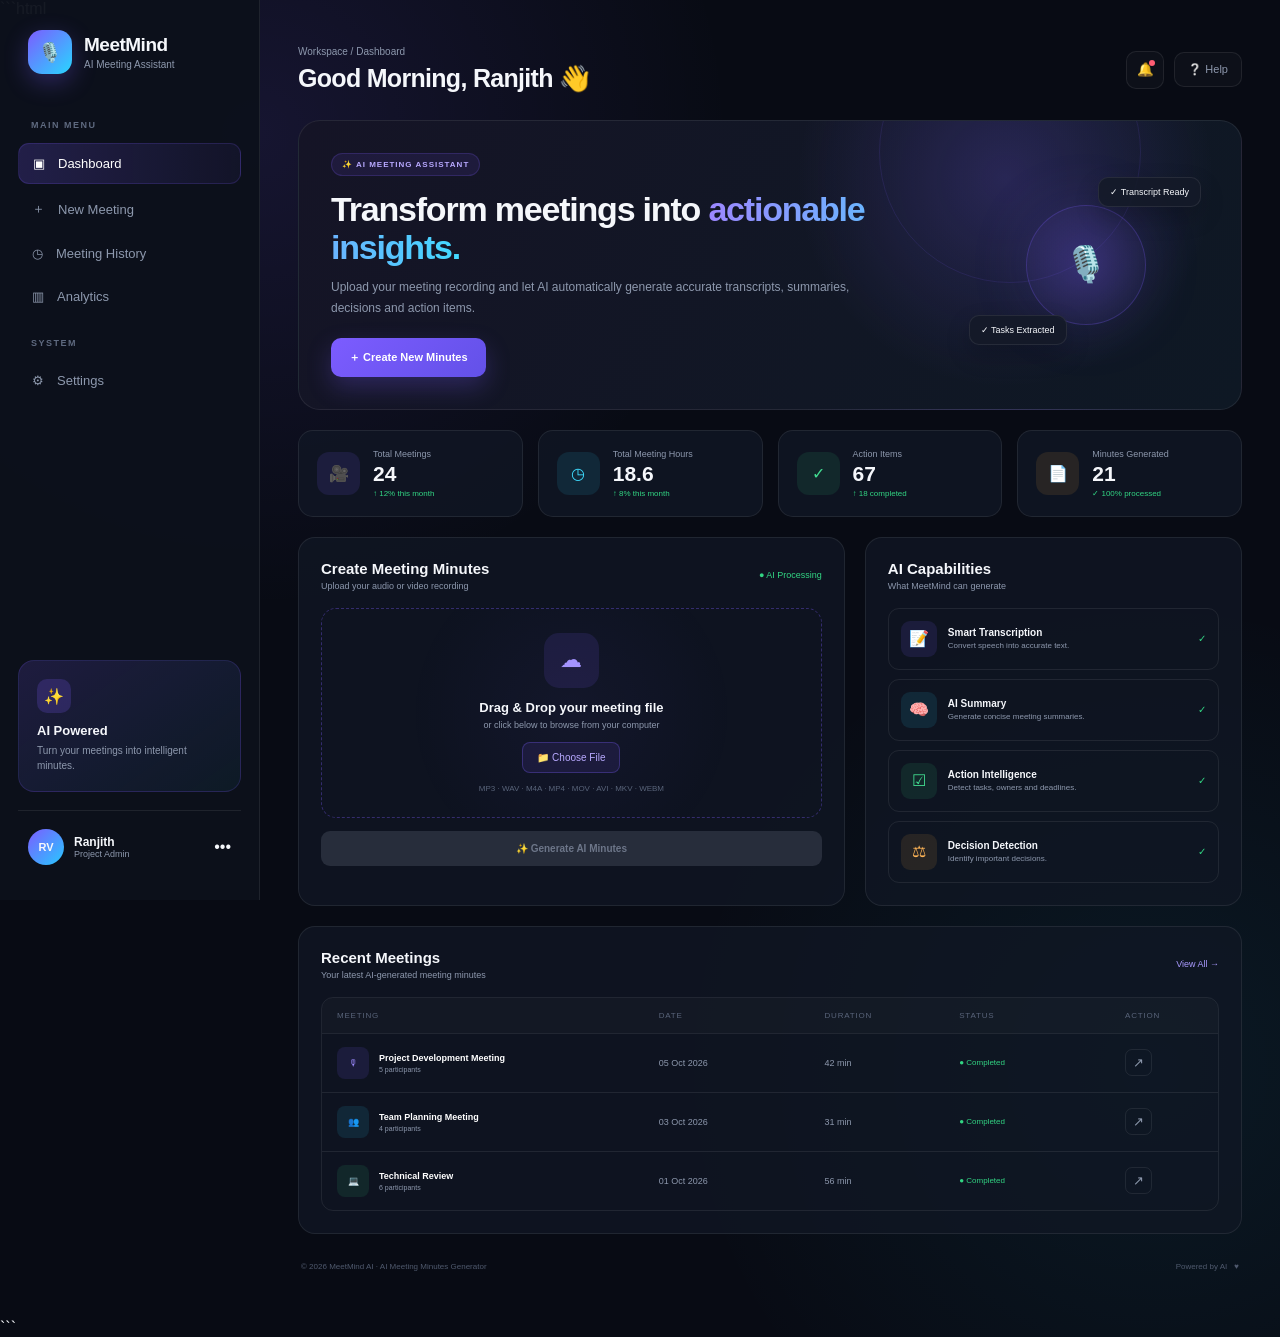
<file: ai project/ai meeting minutes generator/frontend/index.html>
```html
<!DOCTYPE html>
<html lang="en">
<head>
    <meta charset="UTF-8">
    <meta name="viewport" content="width=device-width, initial-scale=1.0">

    <title>MeetMind AI | Meeting Minutes Generator</title>

    <style>
        /* =====================================================
           GLOBAL
        ===================================================== */

        * {
            margin: 0;
            padding: 0;
            box-sizing: border-box;
        }

        :root {
            --bg: #080b14;
            --sidebar: #0d111c;
            --card: #111725;
            --card-light: #151c2c;
            --border: rgba(255,255,255,0.08);
            --text: #f5f7fb;
            --muted: #8d98ad;
            --primary: #7c5cff;
            --primary-light: #9b83ff;
            --cyan: #28d7ff;
            --green: #32d583;
            --orange: #ffad42;
            --red: #ff5d73;
        }
        

        body {
            font-family:
                Inter,
                -apple-system,
                BlinkMacSystemFont,
                "Segoe UI",
                sans-serif;

            background:
                radial-gradient(
                    circle at 20% 10%,
                    rgba(124,92,255,0.12),
                    transparent 30%
                ),
                radial-gradient(
                    circle at 90% 80%,
                    rgba(40,215,255,0.07),
                    transparent 30%
                ),
                var(--bg);

            color: var(--text);
            min-height: 100vh;
        }

        button {
            font-family: inherit;
        }

        ::-webkit-scrollbar {
            width: 7px;
        }

        ::-webkit-scrollbar-track {
            background: var(--bg);
        }

        ::-webkit-scrollbar-thumb {
            background: #252d40;
            border-radius: 10px;
        }


        /* =====================================================
           APP
        ===================================================== */

        .app {
            display: flex;
            min-height: 100vh;
        }


        /* =====================================================
           SIDEBAR
        ===================================================== */

        .sidebar {
            width: 260px;
            min-height: 100vh;
            background: rgba(13,17,28,0.96);
            border-right: 1px solid var(--border);
            padding: 25px 18px;
            display: flex;
            flex-direction: column;
            position: fixed;
            left: 0;
            top: 0;
            bottom: 0;
            z-index: 100;
        }

        .logo {
            display: flex;
            align-items: center;
            gap: 12px;
            padding: 5px 10px 28px;
        }

        .logo-icon {
            width: 44px;
            height: 44px;
            border-radius: 14px;

            display: flex;
            align-items: center;
            justify-content: center;

            background:
                linear-gradient(
                    135deg,
                    var(--primary),
                    var(--cyan)
                );

            box-shadow:
                0 8px 25px rgba(124,92,255,0.3);

            font-size: 19px;
        }

        .logo h2 {
            font-size: 19px;
            letter-spacing: -0.5px;
        }

        .logo span {
            display: block;
            font-size: 10px;
            color: var(--muted);
            margin-top: 3px;
        }


        /* Navigation */

        .navigation {
            flex: 1;
        }

        .nav-title {
            font-size: 9px;
            color: #5f6a80;
            letter-spacing: 1.5px;
            font-weight: 700;
            padding: 18px 13px 9px;
        }

        .nav-link {
            display: flex;
            align-items: center;
            gap: 13px;

            text-decoration: none;
            color: var(--muted);

            padding: 12px 14px;
            margin: 4px 0;

            border-radius: 11px;

            transition: 0.25s;
            font-size: 13px;
        }

        .nav-link i {
            width: 19px;
            text-align: center;
        }

        .nav-link:hover {
            background: rgba(124,92,255,0.09);
            color: white;
        }

        .nav-link.active {
            background:
                linear-gradient(
                    90deg,
                    rgba(124,92,255,0.2),
                    rgba(124,92,255,0.06)
                );

            color: white;

            border: 1px solid rgba(124,92,255,0.18);
        }

        .nav-link.active i {
            color: var(--primary-light);
        }


        /* AI Card */

        .upgrade-card {
            padding: 18px;
            border-radius: 16px;

            background:
                linear-gradient(
                    145deg,
                    rgba(124,92,255,0.16),
                    rgba(40,215,255,0.05)
                );

            border: 1px solid rgba(124,92,255,0.18);
            margin-bottom: 18px;
        }

        .upgrade-icon {
            width: 34px;
            height: 34px;

            border-radius: 10px;

            background: rgba(124,92,255,0.2);

            display: flex;
            align-items: center;
            justify-content: center;

            color: var(--primary-light);
            margin-bottom: 10px;
        }

        .upgrade-card h3 {
            font-size: 13px;
            margin-bottom: 5px;
        }

        .upgrade-card p {
            color: var(--muted);
            font-size: 10px;
            line-height: 1.5;
        }


        /* Profile */

        .profile {
            display: flex;
            align-items: center;
            gap: 10px;
            padding: 10px;
            border-top: 1px solid var(--border);
            padding-top: 18px;
        }

        .profile-avatar {
            width: 36px;
            height: 36px;
            border-radius: 50%;

            display: flex;
            align-items: center;
            justify-content: center;

            background: linear-gradient(
                135deg,
                #7c5cff,
                #27c9ff
            );

            font-size: 11px;
            font-weight: 700;
        }

        .profile-info {
            flex: 1;
        }

        .profile-info strong {
            display: block;
            font-size: 12px;
        }

        .profile-info span {
            color: var(--muted);
            font-size: 9px;
        }

        .profile > i {
            color: var(--muted);
            font-size: 13px;
        }


        /* =====================================================
           MAIN
        ===================================================== */

        .main {
            margin-left: 260px;
            width: calc(100% - 260px);
            padding: 28px 38px;
        }


        /* Header */

        .topbar {
            display: flex;
            align-items: center;
            justify-content: space-between;
            margin-bottom: 27px;
        }

        .breadcrumb {
            color: var(--muted);
            font-size: 10px;
        }

        .topbar h1 {
            font-size: 25px;
            margin-top: 7px;
            letter-spacing: -0.7px;
        }

        .top-actions {
            display: flex;
            align-items: center;
            gap: 10px;
        }

        .icon-button,
        .help-button {
            border: 1px solid var(--border);
            background: rgba(255,255,255,0.025);
            color: var(--muted);
            cursor: pointer;
        }

        .icon-button {
            width: 38px;
            height: 38px;
            border-radius: 10px;
            position: relative;
        }

        .notification-dot {
            width: 6px;
            height: 6px;
            background: var(--red);
            border-radius: 50%;
            position: absolute;
            top: 8px;
            right: 8px;
        }

        .help-button {
            padding: 10px 13px;
            border-radius: 10px;
            display: flex;
            align-items: center;
            gap: 7px;
            font-size: 11px;
        }


        /* =====================================================
           HERO
        ===================================================== */

        .welcome-banner {
            min-height: 245px;
            border-radius: 22px;
            padding: 32px;

            background:
                radial-gradient(
                    circle at 75% 20%,
                    rgba(124,92,255,0.22),
                    transparent 28%
                ),
                linear-gradient(
                    120deg,
                    #151426,
                    #111725 60%,
                    #0e1824
                );

            border: 1px solid var(--border);

            display: flex;
            align-items: center;
            justify-content: space-between;

            overflow: hidden;
            position: relative;

            margin-bottom: 20px;
        }

        .welcome-banner::before {
            content: "";
            position: absolute;

            width: 260px;
            height: 260px;

            border: 1px solid rgba(124,92,255,0.12);
            border-radius: 50%;

            right: 100px;
            top: -100px;
        }

        .welcome-content {
            max-width: 650px;
            position: relative;
            z-index: 2;
        }

        .badge {
            display: inline-flex;
            align-items: center;
            gap: 7px;

            padding: 6px 10px;
            border-radius: 20px;

            background: rgba(124,92,255,0.1);
            color: #b8a9ff;

            font-size: 8px;
            letter-spacing: 1px;
            font-weight: 700;

            border: 1px solid rgba(124,92,255,0.2);
        }

        .welcome-content h2 {
            font-size: 34px;
            line-height: 1.12;
            margin: 14px 0 11px;
            letter-spacing: -1.2px;
        }

        .welcome-content h2 span {
            background:
                linear-gradient(
                    90deg,
                    #9c87ff,
                    #42d9ff
                );
                 -webkit-background-clip: text;
background-clip: text;
            color: transparent;
        }

        .welcome-content p {
            color: var(--muted);
            font-size: 12px;
            line-height: 1.7;
            max-width: 570px;
        }

        .primary-button {
            border: none;
            margin-top: 20px;

            padding: 12px 18px;

            border-radius: 10px;

            background:
                linear-gradient(
                    135deg,
                    var(--primary),
                    #6351e8
                );

            color: white;

            font-weight: 600;
            font-size: 11px;

            cursor: pointer;

            box-shadow:
                0 10px 25px rgba(124,92,255,0.25);

            transition: 0.25s;
        }

        .primary-button:hover {
            transform: translateY(-2px);
            box-shadow:
                0 15px 35px rgba(124,92,255,0.35);
        }

        .primary-button i {
            margin-right: 7px;
        }


        /* Hero illustration */

        .banner-illustration {
            width: 260px;
            height: 200px;
            position: relative;
            display: flex;
            align-items: center;
            justify-content: center;
        }

        .ai-circle {
            width: 120px;
            height: 120px;
            border-radius: 50%;

            display: flex;
            align-items: center;
            justify-content: center;

            background:
                radial-gradient(
                    circle,
                    rgba(124,92,255,0.3),
                    rgba(124,92,255,0.03)
                );

            border: 1px solid rgba(124,92,255,0.25);

            box-shadow:
                0 0 60px rgba(124,92,255,0.15);

            font-size: 35px;
            color: #a18fff;

            animation: pulse 3s infinite;
        }

        @keyframes pulse {
            0%,100% {
                transform: scale(1);
            }

            50% {
                transform: scale(1.06);
            }
        }

        .floating-card {
            position: absolute;

            display: flex;
            align-items: center;
            gap: 8px;

            padding: 9px 11px;

            border-radius: 10px;

            background: rgba(20,26,40,0.9);
            border: 1px solid var(--border);

            font-size: 9px;
            box-shadow: 0 10px 25px rgba(0,0,0,0.2);
        }

        .floating-card i {
            color: var(--green);
        }

        .card-one {
            top: 12px;
            right: 8px;
        }

        .card-two {
            bottom: 20px;
            left: 5px;
        }


        /* =====================================================
           STATS
        ===================================================== */

        .stats-grid {
            display: grid;
            grid-template-columns:
                repeat(4, 1fr);

            gap: 15px;
            margin-bottom: 20px;
        }

        .stat-card {
            background: rgba(17,23,37,0.8);
            border: 1px solid var(--border);

            border-radius: 15px;

            padding: 18px;

            display: flex;
            align-items: center;
            gap: 13px;

            transition: 0.25s;
        }

        .stat-card:hover {
            transform: translateY(-2px);
            border-color: rgba(124,92,255,0.25);
        }

        .stat-icon {
            width: 43px;
            height: 43px;

            border-radius: 12px;

            display: flex;
            align-items: center;
            justify-content: center;
        }

        .purple {
            background: rgba(124,92,255,0.12);
            color: #9d8bff;
        }

        .blue {
            background: rgba(40,215,255,0.1);
            color: #3edcff;
        }

        .green {
            background: rgba(50,213,131,0.1);
            color: #42dd91;
        }

        .orange {
            background: rgba(255,173,66,0.1);
            color: #ffb557;
        }

        .stat-info span {
            display: block;
            color: var(--muted);
            font-size: 9px;
        }

        .stat-info h3 {
            font-size: 21px;
            margin: 3px 0;
        }

        .stat-info small {
            color: var(--green);
            font-size: 8px;
        }


        /* =====================================================
           CONTENT GRID
        ===================================================== */

        .content-grid {
            display: grid;
            grid-template-columns: 1.45fr 1fr;
            gap: 20px;
            margin-bottom: 20px;
        }

        .upload-section,
        .ai-features,
        .recent-section {
            background: rgba(17,23,37,0.75);
            border: 1px solid var(--border);
            border-radius: 17px;
            padding: 22px;
        }

        .section-heading {
            display: flex;
            align-items: center;
            justify-content: space-between;

            margin-bottom: 17px;
        }

        .section-heading h2 {
            font-size: 15px;
        }

        .section-heading p {
            color: var(--muted);
            font-size: 9px;
            margin-top: 4px;
        }

        .supported {
            color: var(--green);
            font-size: 9px;
            display: flex;
            gap: 5px;
            align-items: center;
        }


        /* Upload */

        .upload-box {
            min-height: 210px;

            border: 1.5px dashed rgba(124,92,255,0.35);
            border-radius: 15px;

            background:
                radial-gradient(
                    circle at center,
                    rgba(124,92,255,0.05),
                    transparent 60%
                );

            display: flex;
            flex-direction: column;
            align-items: center;
            justify-content: center;

            text-align: center;

            cursor: pointer;

            transition: 0.25s;
        }

        .upload-box:hover,
        .upload-box.dragover {
            border-color: var(--primary);
            background: rgba(124,92,255,0.07);
        }

        .upload-icon {
            width: 55px;
            height: 55px;

            border-radius: 15px;

            background: rgba(124,92,255,0.12);

            color: #a493ff;

            display: flex;
            align-items: center;
            justify-content: center;

            font-size: 22px;

            margin-bottom: 12px;
        }

        .upload-box h3 {
            font-size: 13px;
            margin-bottom: 5px;
        }

        .upload-box p {
            color: var(--muted);
            font-size: 9px;
        }

        .browse-button {
            border: 1px solid rgba(124,92,255,0.3);

            background: rgba(124,92,255,0.1);

            color: #b8a9ff;

            padding: 9px 14px;
            border-radius: 8px;

            margin-top: 12px;

            cursor: pointer;

            font-size: 10px;
        }

        .file-types {
            color: #59647a;
            font-size: 8px;
            margin-top: 11px;
        }


        /* Selected file */

        .selected-file {
            display: none;

            align-items: center;
            gap: 12px;

            margin-top: 12px;

            padding: 11px;

            border-radius: 11px;

            background: rgba(255,255,255,0.025);
            border: 1px solid var(--border);
        }

        .file-icon {
            width: 38px;
            height: 38px;

            border-radius: 9px;

            background: rgba(40,215,255,0.1);
            color: var(--cyan);

            display: flex;
            align-items: center;
            justify-content: center;
        }

        .file-details {
            flex: 1;
        }

        .file-details strong {
            display: block;
            font-size: 10px;
        }

        .file-details span {
            color: var(--muted);
            font-size: 8px;
        }

        .progress {
            width: 100%;
            height: 4px;

            background: #222a3b;

            border-radius: 5px;

            margin-top: 7px;

            overflow: hidden;
        }

        .progress-bar {
            width: 0%;
            height: 100%;

            background:
                linear-gradient(
                    90deg,
                    var(--primary),
                    var(--cyan)
                );

            transition: width 0.2s;
        }

        .remove-file {
            border: none;
            background: transparent;
            color: var(--muted);
            cursor: pointer;
        }

        .process-button {
            width: 100%;

            border: none;

            margin-top: 13px;

            padding: 12px;

            border-radius: 9px;

            background: #272d3b;
            color: #6d7689;

            font-size: 10px;
            font-weight: 600;

            cursor: not-allowed;
        }

        .process-button.ready {
            background:
                linear-gradient(
                    135deg,
                    var(--primary),
                    #6250df
                );

            color: white;

            cursor: pointer;
        }


        /* =====================================================
           AI FEATURES
        ===================================================== */

        .feature-list {
            display: flex;
            flex-direction: column;
            gap: 9px;
        }

        .feature {
            display: flex;
            align-items: center;
            gap: 11px;

            padding: 12px;

            border: 1px solid var(--border);
            border-radius: 11px;

            transition: 0.25s;
        }

        .feature:hover {
            background: rgba(255,255,255,0.025);
        }

        .feature-icon {
            width: 36px;
            height: 36px;

            border-radius: 9px;

            display: flex;
            align-items: center;
            justify-content: center;

            flex-shrink: 0;
        }

        .feature h3 {
            font-size: 10px;
            margin-bottom: 3px;
        }

        .feature p {
            color: var(--muted);
            font-size: 8px;
        }

        .feature-check {
            margin-left: auto;
            color: var(--green);
            font-size: 10px;
        }


        /* =====================================================
           RECENT MEETINGS
        ===================================================== */

        .recent-section {
            margin-bottom: 20px;
        }

        .view-button {
            background: transparent;
            border: none;
            color: #a99aff;
            font-size: 9px;
            cursor: pointer;
        }

        .meeting-table {
            border: 1px solid var(--border);
            border-radius: 12px;
            overflow: hidden;
        }

        .table-header,
        .meeting-row {
            display: grid;

            grid-template-columns:
                2fr
                1fr
                0.8fr
                1fr
                0.5fr;

            align-items: center;
            gap: 10px;
            padding: 13px 15px;
        }

        .table-header {
            background: rgba(255,255,255,0.02);
            color: #59647a;
            font-size: 8px;
            letter-spacing: 0.8px;
        }

        .meeting-row {
            border-top: 1px solid var(--border);
            color: var(--muted);
            font-size: 9px;
        }

        .meeting-name {
            display: flex;
            align-items: center;
            gap: 10px;
        }

        .meeting-icon {
            width: 32px;
            height: 32px;

            border-radius: 8px;

            display: flex;
            align-items: center;
            justify-content: center;
        }

        .meeting-name strong {
            display: block;
            color: white;
            font-size: 9px;
            margin-bottom: 3px;
        }

        .meeting-name span {
            font-size: 7px;
            color: var(--muted);
        }

        .status {
            display: inline-flex;
            align-items: center;
            gap: 5px;
            font-size: 8px;
        }

        .status.completed {
            color: var(--green);
        }

        .status i {
            font-size: 5px;
        }

        .action-button {
            width: 27px;
            height: 27px;

            border-radius: 7px;

            border: 1px solid var(--border);

            background: transparent;

            color: var(--muted);

            cursor: pointer;
        }

        .action-button:hover {
            color: white;
            border-color: var(--primary);
        }


        /* =====================================================
           FOOTER
        ===================================================== */

        footer {
            display: flex;
            justify-content: space-between;
            align-items: center;

            padding: 8px 3px 20px;

            color: #4f596d;
            font-size: 8px;
        }

        footer div {
            display: flex;
            gap: 7px;
            align-items: center;
        }

        footer i {
            color: var(--red);
        }


        /* =====================================================
           RESPONSIVE
        ===================================================== */

        @media(max-width:1100px) {

            .stats-grid {
                grid-template-columns:
                    repeat(2, 1fr);
            }

            .content-grid {
                grid-template-columns: 1fr;
            }

            .banner-illustration {
                display: none;
            }
        }


        @media(max-width:800px) {

            .sidebar {
                width: 72px;
                padding: 20px 10px;
            }

            .logo {
                justify-content: center;
                padding-left: 0;
                padding-right: 0;
            }

            .logo > div:last-child,
            .nav-link span,
            .nav-title,
            .upgrade-card,
            .profile-info,
            .profile > i {
                display: none;
            }

            .nav-link {
                justify-content: center;
            }

            .profile {
                justify-content: center;
            }

            .main {
                margin-left: 72px;
                width: calc(100% - 72px);
                padding: 20px;
            }

            .welcome-content h2 {
                font-size: 27px;
            }

            .table-header {
                display: none;
            }

            .meeting-row {
                grid-template-columns: 1fr auto;
                gap: 12px;
            }

            .meeting-row > span {
                display: none;
            }

            .meeting-row .action-button {
                grid-column: 2;
                grid-row: 1;
            }
        }


        @media(max-width:550px) {

            .main {
                padding: 15px;
            }

            .topbar h1 {
                font-size: 19px;
            }

            .help-button {
                display: none;
            }

            .stats-grid {
                grid-template-columns: 1fr;
            }

            .welcome-banner {
                padding: 22px;
            }

            .welcome-content h2 {
                font-size: 24px;
            }

            .upload-section,
            .ai-features,
            .recent-section {
                padding: 16px;
            }
        }
    </style>
</head>


<body>

<div class="app">

    <!-- ================= SIDEBAR ================= -->

    <aside class="sidebar">

        <div class="logo">

            <div class="logo-icon">
                🎙️
            </div>

            <div>
                <h2>MeetMind</h2>
                <span>AI Meeting Assistant</span>
            </div>

        </div>


        <nav class="navigation">

            <p class="nav-title">MAIN MENU</p>

            <a href="#" class="nav-link active">
                <span>▣</span>
                <span>Dashboard</span>
            </a>

            <a href="#uploadSection" class="nav-link">
                <span>＋</span>
                <span>New Meeting</span>
            </a>

            <a href="#" class="nav-link">
                <span>◷</span>
                <span>Meeting History</span>
            </a>

            <a href="#" class="nav-link">
                <span>▥</span>
                <span>Analytics</span>
            </a>

            <p class="nav-title">SYSTEM</p>

            <a href="#" class="nav-link">
                <span>⚙</span>
                <span>Settings</span>
            </a>

        </nav>


        <div class="sidebar-bottom">

            <div class="upgrade-card">

                <div class="upgrade-icon">
                    ✨
                </div>

                <h3>AI Powered</h3>

                <p>
                    Turn your meetings into
                    intelligent minutes.
                </p>

            </div>


            <div class="profile">

                <div class="profile-avatar">
                    RV
                </div>

                <div class="profile-info">
                    <strong>Ranjith</strong>
                    <span>Project Admin</span>
                </div>

                <span>•••</span>

            </div>

        </div>

    </aside>


    <!-- ================= MAIN ================= -->

    <main class="main">


        <!-- HEADER -->

        <header class="topbar">

            <div>

                <span class="breadcrumb">
                    Workspace / Dashboard
                </span>

                <h1>
                    Good Morning, Ranjith 👋
                </h1>

            </div>


            <div class="top-actions">

                <button class="icon-button">
                    🔔
                    <span class="notification-dot"></span>
                </button>

                <button class="help-button">
                    ❔ Help
                </button>

            </div>

        </header>


        <!-- ================= HERO ================= -->

        <section class="welcome-banner">

            <div class="welcome-content">

                <span class="badge">
                    ✨ AI MEETING ASSISTANT
                </span>

                <h2>
                    Transform meetings into
                    <span>actionable insights.</span>
                </h2>

                <p>
                    Upload your meeting recording and let AI
                    automatically generate accurate transcripts,
                    summaries, decisions and action items.
                </p>

                <button
                    class="primary-button"
                    onclick="scrollToUpload()"
                >
                    ＋ Create New Minutes
                </button>

            </div>


            <div class="banner-illustration">

                <div class="ai-circle">
                    🎙️
                </div>

                <div class="floating-card card-one">
                    ✓ Transcript Ready
                </div>

                <div class="floating-card card-two">
                    ✓ Tasks Extracted
                </div>

            </div>

        </section>


        <!-- ================= STATISTICS ================= -->

        <section class="stats-grid">

            <div class="stat-card">

                <div class="stat-icon purple">
                    🎥
                </div>

                <div class="stat-info">

                    <span>Total Meetings</span>

                    <h3>24</h3>

                    <small>
                        ↑ 12% this month
                    </small>

                </div>

            </div>


            <div class="stat-card">

                <div class="stat-icon blue">
                    ◷
                </div>

                <div class="stat-info">

                    <span>Total Meeting Hours</span>

                    <h3>18.6</h3>

                    <small>
                        ↑ 8% this month
                    </small>

                </div>

            </div>


            <div class="stat-card">

                <div class="stat-icon green">
                    ✓
                </div>

                <div class="stat-info">

                    <span>Action Items</span>

                    <h3>67</h3>

                    <small>
                        ↑ 18 completed
                    </small>

                </div>

            </div>


            <div class="stat-card">

                <div class="stat-icon orange">
                    📄
                </div>

                <div class="stat-info">

                    <span>Minutes Generated</span>

                    <h3>21</h3>

                    <small>
                        ✓ 100% processed
                    </small>

                </div>

            </div>

        </section>


        <!-- ================= UPLOAD + AI ================= -->

        <section class="content-grid">


            <!-- UPLOAD -->

            <div
                class="upload-section"
                id="uploadSection"
            >

                <div class="section-heading">

                    <div>

                        <h2>
                            Create Meeting Minutes
                        </h2>

                        <p>
                            Upload your audio or video recording
                        </p>

                    </div>

                    <span class="supported">
                        ● AI Processing
                    </span>

                </div>


                <div
                    class="upload-box"
                    id="dropZone"
                >

                    <input
                        type="file"
                        id="meetingFile"
                        accept=".mp3,.wav,.m4a,.mp4,.mov,.avi,.mkv,.webm"
                        hidden
                    >


                    <div class="upload-icon">
                        ☁
                    </div>


                    <h3>
                        Drag & Drop your meeting file
                    </h3>


                    <p>
                        or click below to browse from your computer
                    </p>


                    <button
                        class="browse-button"
                        onclick="openFilePicker(event)"
                    >
                        📁 Choose File
                    </button>


                    <div class="file-types">
                        MP3 · WAV · M4A · MP4 · MOV · AVI · MKV · WEBM
                    </div>

                </div>


                <!-- SELECTED FILE -->

                <div
                    class="selected-file"
                    id="selectedFile"
                >

                    <div class="file-icon">
                        🎵
                    </div>


                    <div class="file-details">

                        <strong id="fileName">
                            Meeting recording
                        </strong>

                        <span id="fileSize">
                            0 MB
                        </span>


                        <div class="progress">

                            <div
                                class="progress-bar"
                                id="progressBar"
                            ></div>

                        </div>

                    </div>


                    <button
                        class="remove-file"
                        onclick="removeFile()"
                    >
                        ✕
                    </button>

                </div>


                <!-- PROCESS -->

                <button
                    class="process-button"
                    id="processButton"
                    disabled
                >
                    ✨ Generate AI Minutes
                </button>

            </div>


            <!-- AI FEATURES -->

            <div class="ai-features">

                <div class="section-heading">

                    <div>

                        <h2>
                            AI Capabilities
                        </h2>

                        <p>
                            What MeetMind can generate
                        </p>

                    </div>

                </div>


                <div class="feature-list">


                    <div class="feature">

                        <div class="feature-icon purple">
                            📝
                        </div>

                        <div>

                            <h3>
                                Smart Transcription
                            </h3>

                            <p>
                                Convert speech into accurate text.
                            </p>

                        </div>

                        <span class="feature-check">
                            ✓
                        </span>

                    </div>


                    <div class="feature">

                        <div class="feature-icon blue">
                            🧠
                        </div>

                        <div>

                            <h3>
                                AI Summary
                            </h3>

                            <p>
                                Generate concise meeting summaries.
                            </p>

                        </div>

                        <span class="feature-check">
                            ✓
                        </span>

                    </div>


                    <div class="feature">

                        <div class="feature-icon green">
                            ☑
                        </div>

                        <div>

                            <h3>
                                Action Intelligence
                            </h3>

                            <p>
                                Detect tasks, owners and deadlines.
                            </p>

                        </div>

                        <span class="feature-check">
                            ✓
                        </span>

                    </div>


                    <div class="feature">

                        <div class="feature-icon orange">
                            ⚖
                        </div>

                        <div>

                            <h3>
                                Decision Detection
                            </h3>

                            <p>
                                Identify important decisions.
                            </p>

                        </div>

                        <span class="feature-check">
                            ✓
                        </span>

                    </div>

                </div>

            </div>

        </section>


        <!-- ================= RECENT MEETINGS ================= -->

        <section class="recent-section">

            <div class="section-heading">

                <div>

                    <h2>
                        Recent Meetings
                    </h2>

                    <p>
                        Your latest AI-generated meeting minutes
                    </p>

                </div>


                <button class="view-button">
                    View All →
                </button>

            </div>


            <div class="meeting-table">


                <div class="table-header">

                    <span>MEETING</span>
                    <span>DATE</span>
                    <span>DURATION</span>
                    <span>STATUS</span>
                    <span>ACTION</span>

                </div>


                <div class="meeting-row">

                    <div class="meeting-name">

                        <div class="meeting-icon purple">
                            🎙
                        </div>

                        <div>

                            <strong>
                                Project Development Meeting
                            </strong>

                            <span>
                                5 participants
                            </span>

                        </div>

                    </div>


                    <span>
                        05 Oct 2026
                    </span>

                    <span>
                        42 min
                    </span>

                    <span class="status completed">
                        ● Completed
                    </span>

                    <button class="action-button">
                        ↗
                    </button>

                </div>


                <div class="meeting-row">

                    <div class="meeting-name">

                        <div class="meeting-icon blue">
                            👥
                        </div>

                        <div>

                            <strong>
                                Team Planning Meeting
                            </strong>

                            <span>
                                4 participants
                            </span>

                        </div>

                    </div>


                    <span>
                        03 Oct 2026
                    </span>

                    <span>
                        31 min
                    </span>

                    <span class="status completed">
                        ● Completed
                    </span>

                    <button class="action-button">
                        ↗
                    </button>

                </div>


                <div class="meeting-row">

                    <div class="meeting-name">

                        <div class="meeting-icon green">
                            💻
                        </div>

                        <div>

                            <strong>
                                Technical Review
                            </strong>

                            <span>
                                6 participants
                            </span>

                        </div>

                    </div>


                    <span>
                        01 Oct 2026
                    </span>

                    <span>
                        56 min
                    </span>

                    <span class="status completed">
                        ● Completed
                    </span>

                    <button class="action-button">
                        ↗
                    </button>

                </div>


            </div>

        </section>


        <!-- FOOTER -->

        <footer>

            <p>
                © 2026 MeetMind AI · AI Meeting Minutes Generator
            </p>

            <div>
                <span>Powered by AI</span>
                <span>♥</span>
            </div>

        </footer>

    </main>

</div>


<!-- =====================================================
     JAVASCRIPT
===================================================== -->

<script>

    const dropZone =
        document.getElementById("dropZone");

    const fileInput =
        document.getElementById("meetingFile");

    const selectedFile =
        document.getElementById("selectedFile");

    const fileName =
        document.getElementById("fileName");

    const fileSize =
        document.getElementById("fileSize");

    const progressBar =
        document.getElementById("progressBar");

    const processButton =
        document.getElementById("processButton");


    /* =====================================================
       OPEN FILE PICKER
    ===================================================== */

    function openFilePicker(event) {

        event.stopPropagation();

        fileInput.click();

    }


    /* =====================================================
       FILE INPUT
    ===================================================== */

    fileInput.addEventListener(
        "change",
        function () {

            if (this.files.length > 0) {

                handleFile(this.files[0]);

            }

        }
    );


    /* =====================================================
       DRAG AND DROP
    ===================================================== */

    dropZone.addEventListener(
        "dragover",
        function (event) {

            event.preventDefault();

            dropZone.classList.add("dragover");

        }
    );


    dropZone.addEventListener(
        "dragleave",
        function () {

            dropZone.classList.remove("dragover");

        }
    );


    dropZone.addEventListener(
        "drop",
        function (event) {

            event.preventDefault();

            dropZone.classList.remove("dragover");

            const files =
                event.dataTransfer.files;

            if (files.length > 0) {

                handleFile(files[0]);

            }

        }
    );


    dropZone.addEventListener(
        "click",
        function () {

            fileInput.click();

        }
    );


    /* =====================================================
       HANDLE FILE
    ===================================================== */

    function handleFile(file) {

        const allowedTypes = [
            "audio/mpeg",
            "audio/wav",
            "audio/x-wav",
            "audio/mp4",
            "audio/x-m4a",
            "video/mp4",
            "video/quicktime",
            "video/x-msvideo",
            "video/webm",
            "video/x-matroska"
        ];


        const extension =
            file.name
            .split(".")
            .pop()
            .toLowerCase();


        const allowedExtensions = [
            "mp3",
            "wav",
            "m4a",
            "mp4",
            "mov",
            "avi",
            "mkv",
            "webm"
        ];


        if (
            !allowedTypes.includes(file.type) &&
            !allowedExtensions.includes(extension)
        ) {

            alert(
                "Please select a supported audio or video file."
            );

            return;

        }


        fileName.textContent =
            file.name;

        fileSize.textContent =
            formatFileSize(file.size);


        selectedFile.style.display =
            "flex";


        processButton.disabled =
            false;

        processButton.classList.add(
            "ready"
        );


        simulateUpload();

    }


    /* =====================================================
       FILE SIZE
    ===================================================== */

    function formatFileSize(bytes) {

        if (bytes === 0) {
            return "0 Bytes";
        }

        const units = [
            "Bytes",
            "KB",
            "MB",
            "GB"
        ];

        const index =
            Math.floor(
                Math.log(bytes) /
                Math.log(1024)
            );

        return (
            parseFloat(
                (
                    bytes /
                    Math.pow(1024, index)
                ).toFixed(2)
            ) +
            " " +
            units[index]
        );

    }


    /* =====================================================
       SIMULATED UPLOAD PROGRESS
    ===================================================== */

    function simulateUpload() {

        let progress = 0;

        progressBar.style.width =
            "0%";


        const interval =
            setInterval(
                function () {

                    progress +=
                        Math.floor(
                            Math.random() * 12
                        ) + 5;


                    if (progress >= 100) {

                        progress = 100;

                        clearInterval(interval);

                    }


                    progressBar.style.width =
                        progress + "%";

                },
                100
            );

    }


    /* =====================================================
       REMOVE FILE
    ===================================================== */

    function removeFile() {

        fileInput.value = "";

        selectedFile.style.display =
            "none";

        processButton.disabled =
            true;

        processButton.classList.remove(
            "ready"
        );

        progressBar.style.width =
            "0%";

    }


    /* =====================================================
       SCROLL TO UPLOAD
    ===================================================== */

    function scrollToUpload() {

        document
            .getElementById("uploadSection")
            .scrollIntoView({
                behavior: "smooth"
            });

    }


    /* =====================================================
       PROCESS BUTTON
    ===================================================== */

    processButton.addEventListener(
        "click",
        function () {

            if (!fileInput.files.length) {

                alert(
                    "Please select a meeting recording first."
                );

                return;

            }


            processButton.innerHTML =
                "⏳ Processing Meeting...";

            processButton.disabled =
                true;


            /*
                Backend API will be connected here.

                Example:

                const formData = new FormData();

                formData.append(
                    "file",
                    fileInput.files[0]
                );

                fetch(
                    "http://127.0.0.1:8000/process-meeting",
                    {
                        method: "POST",
                        body: formData
                    }
                );
            */


            setTimeout(
                function () {

                    processButton.innerHTML =
                        "✓ AI Processing Started";

                    alert(
                        "Meeting uploaded successfully! AI processing will be connected to the FastAPI backend in the next step."
                    );


                    setTimeout(
                        function () {

                            processButton.innerHTML =
                                "✨ Generate AI Minutes";

                            processButton.disabled =
                                false;

                        },
                        1500
                    );

                },
                1200
            );

        }
    );


    /* =====================================================
       SIDEBAR NAVIGATION
    ===================================================== */

    document
        .querySelectorAll(".nav-link")
        .forEach(
            function (link) {

                link.addEventListener(
                    "click",
                    function () {

                        document
                            .querySelectorAll(".nav-link")
                            .forEach(
                                function (item) {

                                    item.classList.remove(
                                        "active"
                                    );

                                }
                            );


                        this.classList.add(
                            "active"
                        );

                    }
                );

            }
        );

</script>

</body>
</html>
```
</file>
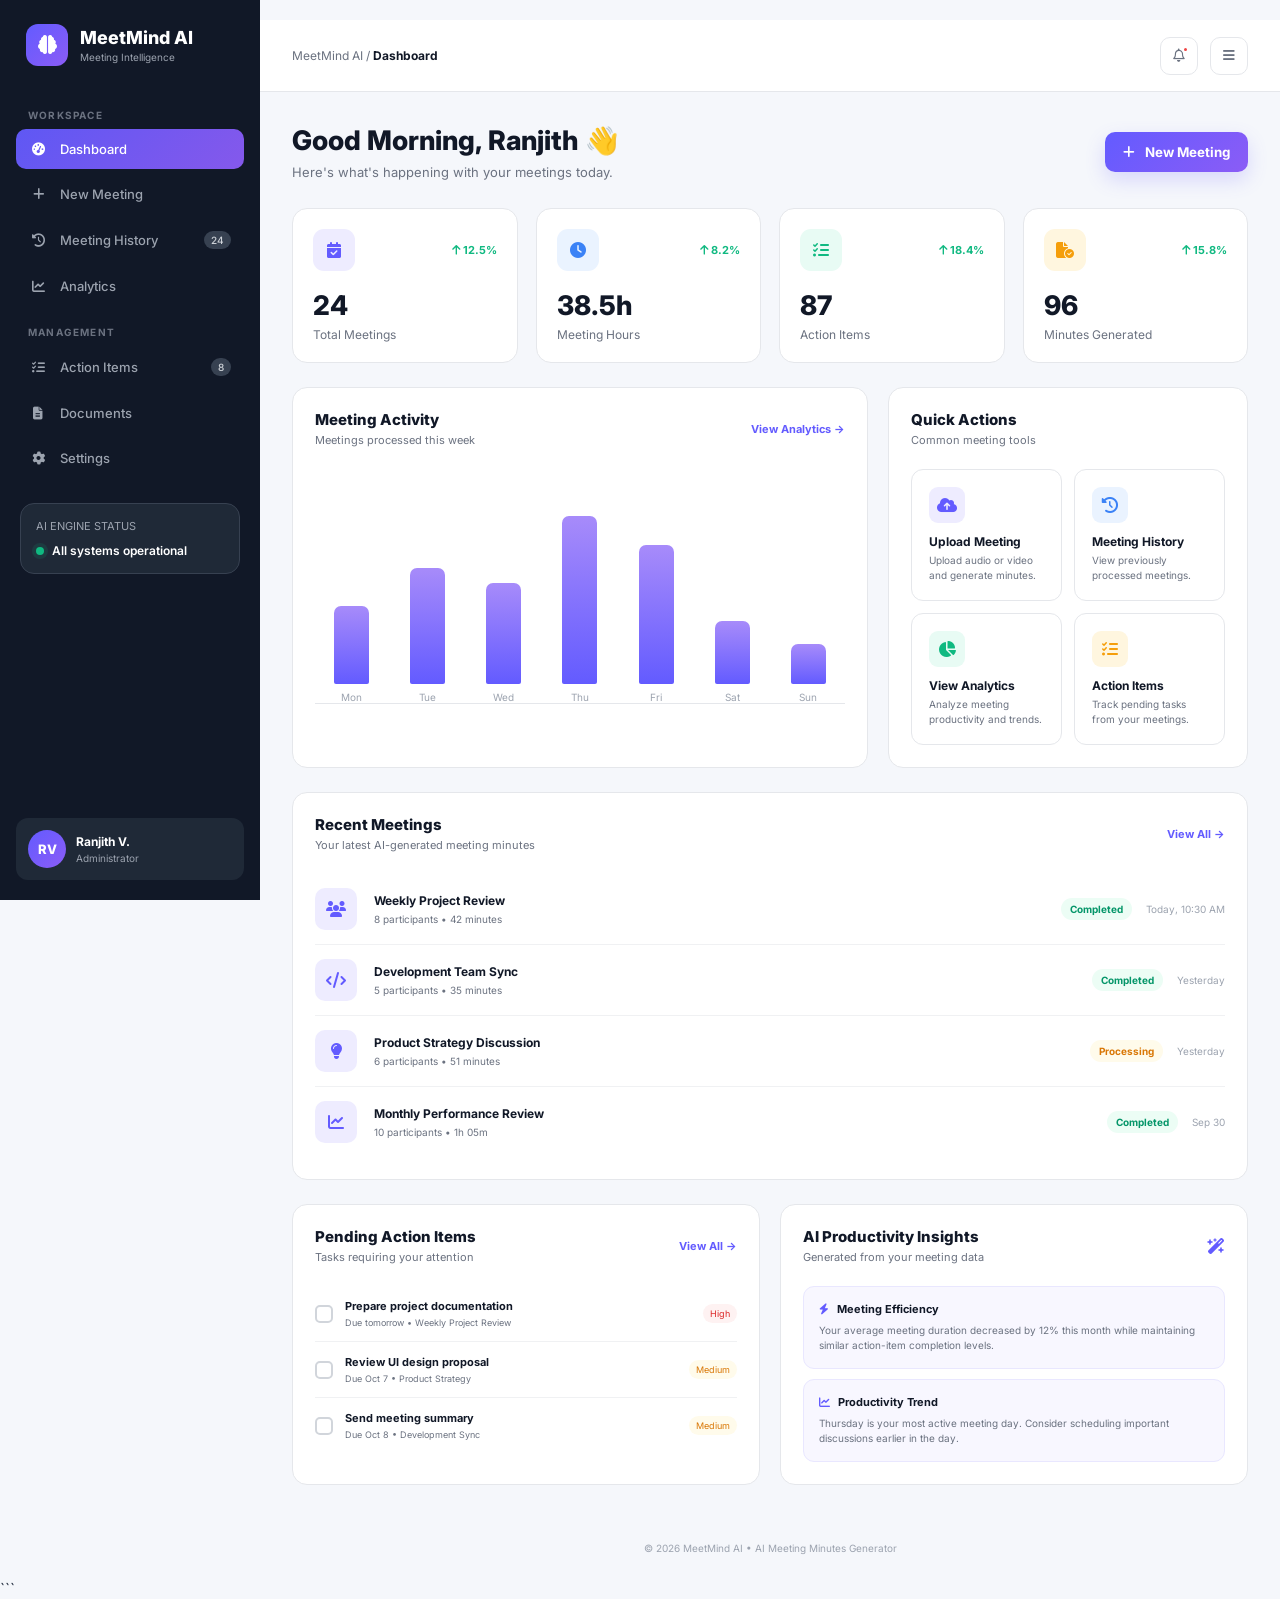
<file: ai project/ai meeting minutes generator/frontend/dashboard.html>
```html
<!DOCTYPE html>
<html lang="en">
<head>
    <meta charset="UTF-8">
    <meta name="viewport" content="width=device-width, initial-scale=1.0">

    <title>Dashboard | MeetMind AI</title>

    <!-- Google Font -->
    <link rel="preconnect" href="https://fonts.googleapis.com">
    <link rel="preconnect" href="https://fonts.gstatic.com" crossorigin>
    <link
        href="https://fonts.googleapis.com/css2?family=Inter:wght@400;500;600;700;800&display=swap"
        rel="stylesheet"
    >

    <!-- Font Awesome -->
    <link
        rel="stylesheet"
        href="https://cdnjs.cloudflare.com/ajax/libs/font-awesome/6.5.2/css/all.min.css"
    >

    <style>
        * {
            margin: 0;
            padding: 0;
            box-sizing: border-box;
        }

        :root {
            --primary: #635bff;
            --primary-dark: #5148e5;
            --dark: #111827;
            --text: #374151;
            --muted: #6b7280;
            --light: #f8fafc;
            --border: #e5e7eb;
            --white: #ffffff;
            --green: #10b981;
            --orange: #f59e0b;
            --red: #ef4444;
            --blue: #3b82f6;
            --purple: #8b5cf6;
        }

        body {
            font-family: "Inter", sans-serif;
            background: #f5f7fb;
            color: var(--text);
        }

        a {
            text-decoration: none;
            color: inherit;
        }

        button,
        select {
            font-family: inherit;
        }

        /* =========================
           LAYOUT
        ========================== */

        .app {
            display: flex;
            min-height: 100vh;
        }

        /* =========================
           SIDEBAR
        ========================== */

        .sidebar {
            width: 260px;
            background: #111827;
            color: white;
            position: fixed;
            left: 0;
            top: 0;
            bottom: 0;
            padding: 24px 16px;
            overflow-y: auto;
            z-index: 1000;
        }

        .brand {
            display: flex;
            align-items: center;
            gap: 12px;
            padding: 0 10px 28px;
        }

        .brand-logo {
            width: 42px;
            height: 42px;
            border-radius: 12px;
            display: flex;
            align-items: center;
            justify-content: center;
            background: linear-gradient(135deg, #635bff, #8b5cf6);
            font-size: 19px;
        }

        .brand h2 {
            font-size: 18px;
            font-weight: 800;
        }

        .brand span {
            display: block;
            font-size: 10px;
            color: #9ca3af;
            margin-top: 3px;
        }

        .nav-title {
            color: #6b7280;
            font-size: 10px;
            font-weight: 700;
            text-transform: uppercase;
            letter-spacing: 1.2px;
            padding: 15px 12px 8px;
        }

        .nav-item {
            display: flex;
            align-items: center;
            gap: 13px;
            padding: 12px 13px;
            margin-bottom: 5px;
            border-radius: 10px;
            color: #9ca3af;
            font-size: 13px;
            font-weight: 500;
            transition: 0.25s;
        }

        .nav-item i {
            width: 18px;
            text-align: center;
        }

        .nav-item:hover {
            background: #1f2937;
            color: white;
        }

        .nav-item.active {
            background: linear-gradient(
                135deg,
                rgba(99, 91, 255, 0.95),
                rgba(139, 92, 246, 0.95)
            );
            color: white;
        }

        .nav-count {
            margin-left: auto;
            background: #374151;
            color: #d1d5db;
            font-size: 10px;
            padding: 3px 7px;
            border-radius: 20px;
        }

        .nav-item.active .nav-count {
            background: rgba(255, 255, 255, 0.2);
            color: white;
        }

        /* AI STATUS */

        .ai-status-card {
            margin: 25px 4px;
            padding: 15px;
            border-radius: 14px;
            background: #1f2937;
            border: 1px solid #374151;
        }

        .ai-status-title {
            font-size: 11px;
            color: #9ca3af;
            margin-bottom: 10px;
        }

        .ai-status {
            display: flex;
            align-items: center;
            gap: 8px;
            font-size: 12px;
            font-weight: 600;
        }

        .status-dot {
            width: 8px;
            height: 8px;
            background: #10b981;
            border-radius: 50%;
            box-shadow: 0 0 0 4px rgba(16, 185, 129, 0.12);
        }

        /* PROFILE */

        .profile {
            position: absolute;
            left: 16px;
            right: 16px;
            bottom: 20px;
            padding: 12px;
            background: #1f2937;
            border-radius: 12px;
            display: flex;
            align-items: center;
            gap: 10px;
        }

        .avatar {
            width: 38px;
            height: 38px;
            border-radius: 50%;
            background: linear-gradient(135deg, #635bff, #8b5cf6);
            display: flex;
            align-items: center;
            justify-content: center;
            font-weight: 800;
            font-size: 13px;
        }

        .profile-info {
            overflow: hidden;
        }

        .profile-name {
            font-size: 12px;
            font-weight: 700;
        }

        .profile-role {
            color: #9ca3af;
            font-size: 10px;
            margin-top: 3px;
        }

        /* =========================
           MAIN
        ========================== */

        .main {
            margin-left: 260px;
            width: calc(100% - 260px);
            min-height: 100vh;
        }

        /* TOPBAR */

        .topbar {
            height: 72px;
            background: white;
            border-bottom: 1px solid var(--border);
            display: flex;
            align-items: center;
            justify-content: space-between;
            padding: 0 32px;
        }

        .breadcrumb {
            color: var(--muted);
            font-size: 12px;
        }

        .breadcrumb strong {
            color: var(--dark);
        }

        .top-actions {
            display: flex;
            align-items: center;
            gap: 12px;
        }

        .icon-button {
            width: 38px;
            height: 38px;
            border: 1px solid var(--border);
            border-radius: 10px;
            background: white;
            color: #6b7280;
            cursor: pointer;
            position: relative;
            transition: 0.2s;
        }

        .icon-button:hover {
            color: var(--primary);
            border-color: var(--primary);
        }

        .notification {
            position: absolute;
            width: 7px;
            height: 7px;
            background: #ef4444;
            border-radius: 50%;
            top: 8px;
            right: 8px;
            border: 2px solid white;
        }

        /* =========================
           CONTENT
        ========================== */

        .content {
            padding: 32px;
        }

        .page-heading {
            display: flex;
            justify-content: space-between;
            align-items: center;
            margin-bottom: 28px;
        }

        .heading-title h1 {
            color: var(--dark);
            font-size: 27px;
            font-weight: 800;
        }

        .heading-title p {
            margin-top: 7px;
            color: var(--muted);
            font-size: 13px;
        }

        .new-meeting-btn {
            border: none;
            background: linear-gradient(135deg, #635bff, #8b5cf6);
            color: white;
            padding: 12px 18px;
            border-radius: 10px;
            font-weight: 700;
            cursor: pointer;
            box-shadow: 0 8px 20px rgba(99, 91, 255, 0.2);
        }

        .new-meeting-btn i {
            margin-right: 7px;
        }

        /* =========================
           STAT CARDS
        ========================== */

        .stats {
            display: grid;
            grid-template-columns: repeat(4, 1fr);
            gap: 18px;
            margin-bottom: 24px;
        }

        .stat-card {
            background: white;
            border: 1px solid var(--border);
            border-radius: 15px;
            padding: 20px;
            transition: 0.25s;
        }

        .stat-card:hover {
            transform: translateY(-3px);
            box-shadow: 0 10px 30px rgba(15, 23, 42, 0.07);
        }

        .stat-header {
            display: flex;
            justify-content: space-between;
            align-items: center;
        }

        .stat-icon {
            width: 42px;
            height: 42px;
            border-radius: 11px;
            display: flex;
            align-items: center;
            justify-content: center;
        }

        .icon-purple {
            color: #635bff;
            background: #eeecff;
        }

        .icon-blue {
            color: #3b82f6;
            background: #eaf3ff;
        }

        .icon-green {
            color: #10b981;
            background: #e8fbf4;
        }

        .icon-orange {
            color: #f59e0b;
            background: #fff6df;
        }

        .trend {
            color: #10b981;
            font-size: 11px;
            font-weight: 700;
        }

        .stat-value {
            color: var(--dark);
            font-size: 27px;
            font-weight: 800;
            margin-top: 18px;
        }

        .stat-title {
            color: var(--muted);
            font-size: 12px;
            margin-top: 5px;
        }

        /* =========================
           DASHBOARD GRID
        ========================== */

        .dashboard-grid {
            display: grid;
            grid-template-columns: 1.6fr 1fr;
            gap: 20px;
            margin-bottom: 24px;
        }

        .card {
            background: white;
            border: 1px solid var(--border);
            border-radius: 15px;
            padding: 22px;
        }

        .card-header {
            display: flex;
            align-items: center;
            justify-content: space-between;
            margin-bottom: 22px;
        }

        .card-header h2 {
            color: var(--dark);
            font-size: 15px;
            font-weight: 800;
        }

        .card-header p {
            color: var(--muted);
            font-size: 11px;
            margin-top: 4px;
        }

        .view-all {
            color: var(--primary);
            font-size: 11px;
            font-weight: 700;
        }

        /* =========================
           ACTIVITY CHART
        ========================== */

        .chart {
            height: 235px;
            display: flex;
            align-items: flex-end;
            gap: 13px;
            padding: 10px 5px 0;
            border-bottom: 1px solid #e5e7eb;
        }

        .bar-group {
            flex: 1;
            height: 100%;
            display: flex;
            flex-direction: column;
            justify-content: flex-end;
            align-items: center;
            gap: 7px;
        }

        .bar {
            width: 70%;
            max-width: 35px;
            border-radius: 7px 7px 2px 2px;
            background: linear-gradient(
                to top,
                #635bff,
                #a78bfa
            );
            min-height: 20px;
            transition: 0.3s;
        }

        .bar:hover {
            opacity: 0.8;
            transform: scaleY(1.03);
        }

        .day {
            color: #9ca3af;
            font-size: 10px;
        }

        /* =========================
           QUICK ACTIONS
        ========================== */

        .quick-actions {
            display: grid;
            grid-template-columns: 1fr 1fr;
            gap: 12px;
        }

        .quick-action {
            padding: 17px;
            border: 1px solid var(--border);
            border-radius: 12px;
            transition: 0.2s;
            cursor: pointer;
        }

        .quick-action:hover {
            border-color: #c7c3ff;
            background: #fafaff;
        }

        .quick-icon {
            width: 36px;
            height: 36px;
            display: flex;
            align-items: center;
            justify-content: center;
            border-radius: 9px;
            margin-bottom: 11px;
        }

        .quick-action h3 {
            font-size: 12px;
            color: var(--dark);
        }

        .quick-action p {
            color: var(--muted);
            font-size: 10px;
            margin-top: 4px;
            line-height: 1.5;
        }

        /* =========================
           RECENT MEETINGS
        ========================== */

        .recent-card {
            margin-bottom: 24px;
        }

        .meeting-list {
            display: flex;
            flex-direction: column;
        }

        .meeting {
            display: grid;
            grid-template-columns: 45px 1fr auto auto;
            gap: 14px;
            align-items: center;
            padding: 14px 0;
            border-bottom: 1px solid #f0f1f3;
        }

        .meeting:last-child {
            border-bottom: none;
        }

        .meeting-icon {
            width: 42px;
            height: 42px;
            border-radius: 10px;
            background: #eeecff;
            color: var(--primary);
            display: flex;
            align-items: center;
            justify-content: center;
        }

        .meeting-info h3 {
            font-size: 12px;
            color: var(--dark);
            font-weight: 700;
        }

        .meeting-info p {
            color: var(--muted);
            font-size: 10px;
            margin-top: 5px;
        }

        .status {
            font-size: 10px;
            font-weight: 700;
            padding: 5px 9px;
            border-radius: 20px;
        }

        .completed {
            color: #059669;
            background: #ecfdf5;
        }

        .processing {
            color: #d97706;
            background: #fffbeb;
        }

        .meeting-time {
            color: #9ca3af;
            font-size: 10px;
        }

        /* =========================
           BOTTOM GRID
        ========================== */

        .bottom-grid {
            display: grid;
            grid-template-columns: 1fr 1fr;
            gap: 20px;
        }

        /* ACTION ITEMS */

        .task {
            display: flex;
            align-items: center;
            gap: 12px;
            padding: 13px 0;
            border-bottom: 1px solid #f0f1f3;
        }

        .task:last-child {
            border-bottom: none;
        }

        .task-check {
            width: 18px;
            height: 18px;
            border: 2px solid #d1d5db;
            border-radius: 5px;
            flex-shrink: 0;
        }

        .task-content {
            flex: 1;
        }

        .task-content h4 {
            font-size: 11px;
            color: var(--dark);
        }

        .task-content p {
            font-size: 9px;
            color: var(--muted);
            margin-top: 4px;
        }

        .priority {
            font-size: 9px;
            padding: 4px 7px;
            border-radius: 12px;
        }

        .high {
            color: #dc2626;
            background: #fef2f2;
        }

        .medium {
            color: #d97706;
            background: #fffbeb;
        }

        /* =========================
           AI INSIGHTS
        ========================== */

        .insight {
            padding: 15px;
            background: #f8f7ff;
            border: 1px solid #e9e7ff;
            border-radius: 11px;
            margin-bottom: 10px;
        }

        .insight:last-child {
            margin-bottom: 0;
        }

        .insight-title {
            display: flex;
            align-items: center;
            gap: 8px;
            color: var(--dark);
            font-size: 11px;
            font-weight: 700;
        }

        .insight-title i {
            color: var(--primary);
        }

        .insight p {
            color: var(--muted);
            font-size: 10px;
            line-height: 1.5;
            margin-top: 7px;
        }

        /* =========================
           FOOTER
        ========================== */

        footer {
            padding: 25px 32px;
            color: #9ca3af;
            font-size: 10px;
            text-align: center;
        }

        /* =========================
           RESPONSIVE
        ========================== */

        @media (max-width: 1100px) {
            .stats {
                grid-template-columns: repeat(2, 1fr);
            }

            .dashboard-grid {
                grid-template-columns: 1fr;
            }
        }

        @media (max-width: 800px) {
            .sidebar {
                width: 220px;
            }

            .main {
                margin-left: 220px;
                width: calc(100% - 220px);
            }

            .bottom-grid {
                grid-template-columns: 1fr;
            }

            .content {
                padding: 22px;
            }
        }

        @media (max-width: 650px) {
            .sidebar {
                position: fixed;
                left: -260px;
                width: 260px;
                transition: 0.3s;
            }

            .sidebar.open {
                left: 0;
            }

            .main {
                margin-left: 0;
                width: 100%;
            }

            .topbar {
                padding: 0 18px;
            }

            .content {
                padding: 18px;
            }

            .page-heading {
                align-items: flex-start;
                flex-direction: column;
                gap: 15px;
            }

            .stats {
                grid-template-columns: 1fr;
            }

            .meeting {
                grid-template-columns: 42px 1fr;
            }

            .meeting .status,
            .meeting .meeting-time {
                display: none;
            }

            .quick-actions {
                grid-template-columns: 1fr;
            }
        }
    </style>
</head>

<body>

<div class="app">

    <!-- =========================
         SIDEBAR
    ========================== -->

    <aside class="sidebar" id="sidebar">

        <div class="brand">
            <div class="brand-logo">
                <i class="fa-solid fa-brain"></i>
            </div>

            <div>
                <h2>MeetMind AI</h2>
                <span>Meeting Intelligence</span>
            </div>
        </div>

        <div class="nav-title">Workspace</div>

        <a href="dashboard.html" class="nav-item active">
            <i class="fa-solid fa-gauge-high"></i>
            Dashboard
        </a>

        <a href="meeting.html" class="nav-item">
            <i class="fa-solid fa-plus"></i>
            New Meeting
        </a>

        <a href="history.html" class="nav-item">
            <i class="fa-solid fa-clock-rotate-left"></i>
            Meeting History
            <span class="nav-count">24</span>
        </a>

        <a href="analytics.html" class="nav-item">
            <i class="fa-solid fa-chart-line"></i>
            Analytics
        </a>

        <div class="nav-title">Management</div>

        <a href="#" class="nav-item">
            <i class="fa-solid fa-list-check"></i>
            Action Items
            <span class="nav-count">8</span>
        </a>

        <a href="#" class="nav-item">
            <i class="fa-solid fa-file-lines"></i>
            Documents
        </a>

        <a href="#" class="nav-item">
            <i class="fa-solid fa-gear"></i>
            Settings
        </a>

        <div class="ai-status-card">
            <div class="ai-status-title">AI ENGINE STATUS</div>

            <div class="ai-status">
                <span class="status-dot"></span>
                All systems operational
            </div>
        </div>

        <div class="profile">
            <div class="avatar">RV</div>

            <div class="profile-info">
                <div class="profile-name">Ranjith V.</div>
                <div class="profile-role">Administrator</div>
            </div>
        </div>

    </aside>

    <!-- =========================
         MAIN CONTENT
    ========================== -->

    <main class="main">

        <!-- TOPBAR -->

        <header class="topbar">

            <div class="breadcrumb">
                MeetMind AI / <strong>Dashboard</strong>
            </div>

            <div class="top-actions">

                <button class="icon-button" title="Notifications">
                    <i class="fa-regular fa-bell"></i>
                    <span class="notification"></span>
                </button>

                <button
                    class="icon-button"
                    title="Open menu"
                    onclick="toggleSidebar()"
                >
                    <i class="fa-solid fa-bars"></i>
                </button>

            </div>

        </header>

        <!-- CONTENT -->

        <section class="content">

            <!-- PAGE HEADING -->

            <div class="page-heading">

                <div class="heading-title">
                    <h1>Good Morning, Ranjith 👋</h1>
                    <p>
                        Here's what's happening with your meetings today.
                    </p>
                </div>

                <button
                    class="new-meeting-btn"
                    onclick="window.location.href='meeting.html'"
                >
                    <i class="fa-solid fa-plus"></i>
                    New Meeting
                </button>

            </div>

            <!-- =========================
                 STATISTICS
            ========================== -->

            <div class="stats">

                <div class="stat-card">

                    <div class="stat-header">
                        <div class="stat-icon icon-purple">
                            <i class="fa-solid fa-calendar-check"></i>
                        </div>

                        <span class="trend">
                            <i class="fa-solid fa-arrow-up"></i>
                            12.5%
                        </span>
                    </div>

                    <div class="stat-value">24</div>
                    <div class="stat-title">Total Meetings</div>

                </div>

                <div class="stat-card">

                    <div class="stat-header">
                        <div class="stat-icon icon-blue">
                            <i class="fa-solid fa-clock"></i>
                        </div>

                        <span class="trend">
                            <i class="fa-solid fa-arrow-up"></i>
                            8.2%
                        </span>
                    </div>

                    <div class="stat-value">38.5h</div>
                    <div class="stat-title">Meeting Hours</div>

                </div>

                <div class="stat-card">

                    <div class="stat-header">
                        <div class="stat-icon icon-green">
                            <i class="fa-solid fa-list-check"></i>
                        </div>

                        <span class="trend">
                            <i class="fa-solid fa-arrow-up"></i>
                            18.4%
                        </span>
                    </div>

                    <div class="stat-value">87</div>
                    <div class="stat-title">Action Items</div>

                </div>

                <div class="stat-card">

                    <div class="stat-header">
                        <div class="stat-icon icon-orange">
                            <i class="fa-solid fa-file-circle-check"></i>
                        </div>

                        <span class="trend">
                            <i class="fa-solid fa-arrow-up"></i>
                            15.8%
                        </span>
                    </div>

                    <div class="stat-value">96</div>
                    <div class="stat-title">Minutes Generated</div>

                </div>

            </div>

            <!-- =========================
                 CHART + QUICK ACTIONS
            ========================== -->

            <div class="dashboard-grid">

                <!-- ACTIVITY -->

                <div class="card">

                    <div class="card-header">

                        <div>
                            <h2>Meeting Activity</h2>
                            <p>Meetings processed this week</p>
                        </div>

                        <a href="analytics.html" class="view-all">
                            View Analytics →
                        </a>

                    </div>

                    <div class="chart">

                        <div class="bar-group">
                            <div class="bar" style="height: 35%;"></div>
                            <span class="day">Mon</span>
                        </div>

                        <div class="bar-group">
                            <div class="bar" style="height: 52%;"></div>
                            <span class="day">Tue</span>
                        </div>

                        <div class="bar-group">
                            <div class="bar" style="height: 45%;"></div>
                            <span class="day">Wed</span>
                        </div>

                        <div class="bar-group">
                            <div class="bar" style="height: 75%;"></div>
                            <span class="day">Thu</span>
                        </div>

                        <div class="bar-group">
                            <div class="bar" style="height: 62%;"></div>
                            <span class="day">Fri</span>
                        </div>

                        <div class="bar-group">
                            <div class="bar" style="height: 28%;"></div>
                            <span class="day">Sat</span>
                        </div>

                        <div class="bar-group">
                            <div class="bar" style="height: 18%;"></div>
                            <span class="day">Sun</span>
                        </div>

                    </div>

                </div>

                <!-- QUICK ACTIONS -->

                <div class="card">

                    <div class="card-header">
                        <div>
                            <h2>Quick Actions</h2>
                            <p>Common meeting tools</p>
                        </div>
                    </div>

                    <div class="quick-actions">

                        <div
                            class="quick-action"
                            onclick="window.location.href='meeting.html'"
                        >
                            <div class="quick-icon icon-purple">
                                <i class="fa-solid fa-cloud-arrow-up"></i>
                            </div>

                            <h3>Upload Meeting</h3>
                            <p>
                                Upload audio or video and generate minutes.
                            </p>
                        </div>

                        <div
                            class="quick-action"
                            onclick="window.location.href='history.html'"
                        >
                            <div class="quick-icon icon-blue">
                                <i class="fa-solid fa-clock-rotate-left"></i>
                            </div>

                            <h3>Meeting History</h3>
                            <p>
                                View previously processed meetings.
                            </p>
                        </div>

                        <div
                            class="quick-action"
                            onclick="window.location.href='analytics.html'"
                        >
                            <div class="quick-icon icon-green">
                                <i class="fa-solid fa-chart-pie"></i>
                            </div>

                            <h3>View Analytics</h3>
                            <p>
                                Analyze meeting productivity and trends.
                            </p>
                        </div>

                        <div class="quick-action">

                            <div class="quick-icon icon-orange">
                                <i class="fa-solid fa-list-check"></i>
                            </div>

                            <h3>Action Items</h3>
                            <p>
                                Track pending tasks from your meetings.
                            </p>
                        </div>

                    </div>

                </div>

            </div>

            <!-- =========================
                 RECENT MEETINGS
            ========================== -->

            <div class="card recent-card">

                <div class="card-header">

                    <div>
                        <h2>Recent Meetings</h2>
                        <p>Your latest AI-generated meeting minutes</p>
                    </div>

                    <a href="history.html" class="view-all">
                        View All →
                    </a>

                </div>

                <div class="meeting-list">

                    <div class="meeting">

                        <div class="meeting-icon">
                            <i class="fa-solid fa-users"></i>
                        </div>

                        <div class="meeting-info">
                            <h3>Weekly Project Review</h3>
                            <p>8 participants • 42 minutes</p>
                        </div>

                        <span class="status completed">
                            Completed
                        </span>

                        <span class="meeting-time">
                            Today, 10:30 AM
                        </span>

                    </div>

                    <div class="meeting">

                        <div class="meeting-icon">
                            <i class="fa-solid fa-code"></i>
                        </div>

                        <div class="meeting-info">
                            <h3>Development Team Sync</h3>
                            <p>5 participants • 35 minutes</p>
                        </div>

                        <span class="status completed">
                            Completed
                        </span>

                        <span class="meeting-time">
                            Yesterday
                        </span>

                    </div>

                    <div class="meeting">

                        <div class="meeting-icon">
                            <i class="fa-solid fa-lightbulb"></i>
                        </div>

                        <div class="meeting-info">
                            <h3>Product Strategy Discussion</h3>
                            <p>6 participants • 51 minutes</p>
                        </div>

                        <span class="status processing">
                            Processing
                        </span>

                        <span class="meeting-time">
                            Yesterday
                        </span>

                    </div>

                    <div class="meeting">

                        <div class="meeting-icon">
                            <i class="fa-solid fa-chart-line"></i>
                        </div>

                        <div class="meeting-info">
                            <h3>Monthly Performance Review</h3>
                            <p>10 participants • 1h 05m</p>
                        </div>

                        <span class="status completed">
                            Completed
                        </span>

                        <span class="meeting-time">
                            Sep 30
                        </span>

                    </div>

                </div>

            </div>

            <!-- =========================
                 ACTION ITEMS + AI INSIGHTS
            ========================== -->

            <div class="bottom-grid">

                <!-- ACTION ITEMS -->

                <div class="card">

                    <div class="card-header">

                        <div>
                            <h2>Pending Action Items</h2>
                            <p>Tasks requiring your attention</p>
                        </div>

                        <a href="#" class="view-all">
                            View All →
                        </a>

                    </div>

                    <div class="task">

                        <div class="task-check"></div>

                        <div class="task-content">
                            <h4>Prepare project documentation</h4>
                            <p>Due tomorrow • Weekly Project Review</p>
                        </div>

                        <span class="priority high">
                            High
                        </span>

                    </div>

                    <div class="task">

                        <div class="task-check"></div>

                        <div class="task-content">
                            <h4>Review UI design proposal</h4>
                            <p>Due Oct 7 • Product Strategy</p>
                        </div>

                        <span class="priority medium">
                            Medium
                        </span>

                    </div>

                    <div class="task">

                        <div class="task-check"></div>

                        <div class="task-content">
                            <h4>Send meeting summary</h4>
                            <p>Due Oct 8 • Development Sync</p>
                        </div>

                        <span class="priority medium">
                            Medium
                        </span>

                    </div>

                </div>

                <!-- AI INSIGHTS -->

                <div class="card">

                    <div class="card-header">

                        <div>
                            <h2>AI Productivity Insights</h2>
                            <p>Generated from your meeting data</p>
                        </div>

                        <i
                            class="fa-solid fa-wand-magic-sparkles"
                            style="color:#635bff;"
                        ></i>

                    </div>

                    <div class="insight">

                        <div class="insight-title">
                            <i class="fa-solid fa-bolt"></i>
                            Meeting Efficiency
                        </div>

                        <p>
                            Your average meeting duration decreased by
                            12% this month while maintaining similar
                            action-item completion levels.
                        </p>

                    </div>

                    <div class="insight">

                        <div class="insight-title">
                            <i class="fa-solid fa-chart-line"></i>
                            Productivity Trend
                        </div>

                        <p>
                            Thursday is your most active meeting day.
                            Consider scheduling important discussions
                            earlier in the day.
                        </p>

                    </div>

                </div>

            </div>

        </section>

        <footer>
            © 2026 MeetMind AI • AI Meeting Minutes Generator
        </footer>

    </main>

</div>

<script>
    function toggleSidebar() {
        const sidebar = document.getElementById("sidebar");
        sidebar.classList.toggle("open");
    }

    // Close mobile sidebar when clicking outside
    document.addEventListener("click", function (event) {

        const sidebar = document.getElementById("sidebar");
        const isMobile = window.innerWidth <= 650;

        if (
            isMobile &&
            sidebar.classList.contains("open") &&
            !sidebar.contains(event.target) &&
            !event.target.closest(".icon-button")
        ) {
            sidebar.classList.remove("open");
        }
    });

    // Simple notification demo
    document
        .querySelector(".notification")
        ?.addEventListener("click", function () {
            console.log("New meeting notification available.");
        });
</script>

</body>
</html>
```
</file>
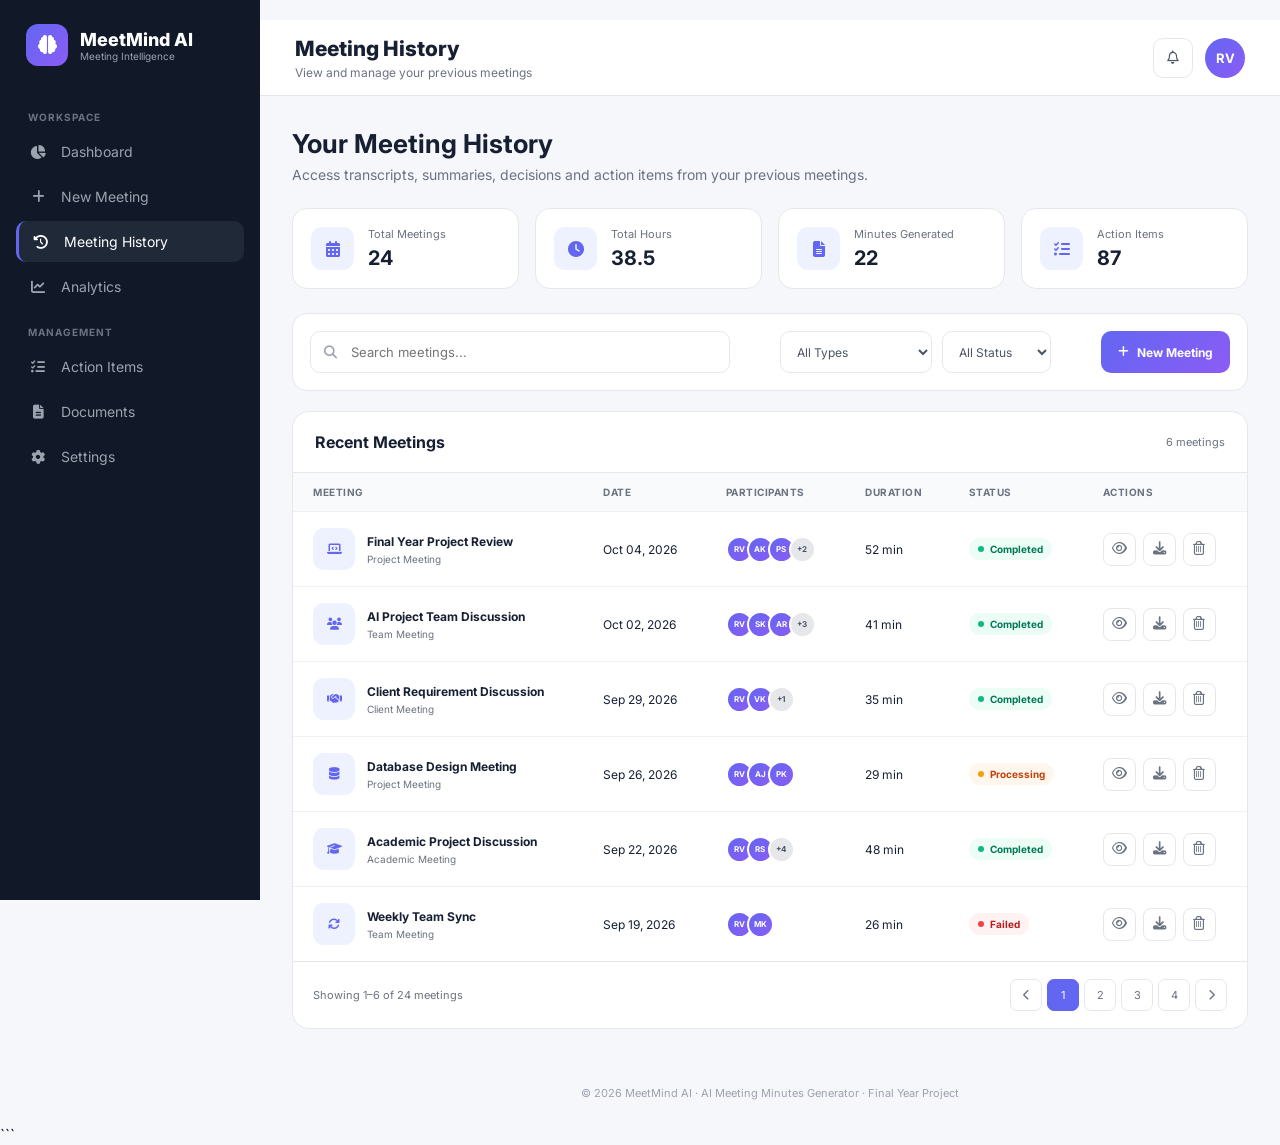
<file: ai project/ai meeting minutes generator/frontend/history.html>
```html
<!DOCTYPE html>
<html lang="en">
<head>
    <meta charset="UTF-8">
    <meta name="viewport" content="width=device-width, initial-scale=1.0">

    <title>Meeting History | MeetMind AI</title>

    <!-- Google Font -->
    <link rel="preconnect" href="https://fonts.googleapis.com">
    <link rel="preconnect" href="https://fonts.gstatic.com" crossorigin>

    <link href="https://fonts.googleapis.com/css2?family=Inter:wght@400;500;600;700;800&display=swap"
          rel="stylesheet">

    <!-- Font Awesome -->
    <link rel="stylesheet"
          href="https://cdnjs.cloudflare.com/ajax/libs/font-awesome/6.7.2/css/all.min.css">

    <style>

        /* ==============================
           GLOBAL
        ============================== */

        * {
            margin: 0;
            padding: 0;
            box-sizing: border-box;
        }

        :root {
            --primary: #6366f1;
            --primary-dark: #4f46e5;
            --secondary: #8b5cf6;

            --success: #10b981;
            --warning: #f59e0b;
            --danger: #ef4444;

            --bg: #f5f7fb;
            --card: #ffffff;
            --text: #172033;
            --muted: #6b7280;
            --border: #e5e7eb;

            --sidebar: #111827;
            --sidebar-active: #1f2937;
            --sidebar-text: #9ca3af;
        }

        body {
            font-family: "Inter", sans-serif;
            background: var(--bg);
            color: var(--text);
            min-height: 100vh;
        }

        button,
        input,
        select {
            font-family: inherit;
        }

        button {
            cursor: pointer;
        }

        a {
            text-decoration: none;
        }


        /* ==============================
           APP
        ============================== */

        .app {
            display: flex;
            min-height: 100vh;
        }


        /* ==============================
           SIDEBAR
        ============================== */

        .sidebar {
            width: 260px;
            background: var(--sidebar);
            color: white;

            padding: 24px 16px;

            position: fixed;
            left: 0;
            top: 0;
            bottom: 0;

            z-index: 100;
        }

        .brand {
            display: flex;
            align-items: center;
            gap: 12px;

            padding: 0 10px 30px;
        }

        .brand-logo {
            width: 42px;
            height: 42px;

            border-radius: 12px;

            background:
                linear-gradient(
                    135deg,
                    #6366f1,
                    #8b5cf6
                );

            display: flex;
            align-items: center;
            justify-content: center;

            font-size: 19px;
        }

        .brand-text h2 {
            font-size: 18px;
            font-weight: 800;
        }

        .brand-text span {
            font-size: 10px;
            color: #9ca3af;
        }

        .nav-label {
            font-size: 10px;
            font-weight: 700;

            color: #6b7280;

            text-transform: uppercase;
            letter-spacing: 1px;

            padding: 15px 12px 8px;
        }

        .nav-item {
            display: flex;
            align-items: center;
            gap: 13px;

            color: var(--sidebar-text);

            padding: 12px;

            border-radius: 10px;

            margin-bottom: 4px;

            font-size: 14px;

            transition: 0.2s ease;
        }

        .nav-item:hover {
            background: var(--sidebar-active);
            color: white;
        }

        .nav-item.active {
            background: var(--sidebar-active);
            color: white;

            border-left: 3px solid var(--primary);
        }

        .nav-item i {
            width: 20px;
            text-align: center;
        }


        /* ==============================
           MAIN
        ============================== */

        .main {
            margin-left: 260px;

            width: calc(100% - 260px);
        }


        /* ==============================
           TOP BAR
        ============================== */

        .topbar {
            height: 76px;

            background: white;

            border-bottom: 1px solid var(--border);

            display: flex;
            align-items: center;
            justify-content: space-between;

            padding: 0 35px;

            position: sticky;
            top: 0;

            z-index: 50;
        }

        .page-title h1 {
            font-size: 21px;
            font-weight: 800;
        }

        .page-title p {
            color: var(--muted);
            font-size: 12px;

            margin-top: 4px;
        }

        .top-actions {
            display: flex;
            align-items: center;
            gap: 12px;
        }

        .icon-btn {
            width: 40px;
            height: 40px;

            background: white;

            border: 1px solid var(--border);

            border-radius: 10px;

            color: #4b5563;
        }

        .avatar {
            width: 40px;
            height: 40px;

            border-radius: 50%;

            background:
                linear-gradient(
                    135deg,
                    #6366f1,
                    #8b5cf6
                );

            color: white;

            display: flex;
            align-items: center;
            justify-content: center;

            font-weight: 700;
            font-size: 13px;
        }


        /* ==============================
           CONTENT
        ============================== */

        .content {
            padding: 32px;

            max-width: 1500px;

            margin: auto;
        }

        .page-intro {
            margin-bottom: 25px;
        }

        .page-intro h2 {
            font-size: 26px;

            margin-bottom: 7px;
        }

        .page-intro p {
            color: var(--muted);

            font-size: 14px;
        }


        /* ==============================
           STATISTICS
        ============================== */

        .stats-grid {
            display: grid;

            grid-template-columns:
                repeat(4, 1fr);

            gap: 16px;

            margin-bottom: 24px;
        }

        .stat-card {
            background: white;

            border: 1px solid var(--border);

            border-radius: 15px;

            padding: 18px;

            display: flex;

            align-items: center;

            gap: 14px;
        }

        .stat-icon {
            width: 43px;
            height: 43px;

            border-radius: 11px;

            display: flex;
            align-items: center;
            justify-content: center;

            background: #eef2ff;

            color: var(--primary);
        }

        .stat-info span {
            display: block;

            color: var(--muted);

            font-size: 11px;

            margin-bottom: 5px;
        }

        .stat-info strong {
            font-size: 20px;
        }


        /* ==============================
           TOOLBAR
        ============================== */

        .toolbar {
            background: white;

            border: 1px solid var(--border);

            border-radius: 15px;

            padding: 17px;

            display: flex;

            align-items: center;

            justify-content: space-between;

            gap: 15px;

            margin-bottom: 20px;
        }

        .search-box {
            position: relative;

            flex: 1;

            max-width: 420px;
        }

        .search-box i {
            position: absolute;

            left: 14px;
            top: 50%;

            transform: translateY(-50%);

            color: #9ca3af;

            font-size: 13px;
        }

        .search-box input {
            width: 100%;

            height: 42px;

            border: 1px solid var(--border);

            border-radius: 10px;

            padding: 0 14px 0 40px;

            outline: none;

            font-size: 13px;
        }

        .search-box input:focus {
            border-color: var(--primary);

            box-shadow:
                0 0 0 3px
                rgba(99, 102, 241, 0.08);
        }

        .filters {
            display: flex;

            gap: 10px;
        }

        .filter-select {
            height: 42px;

            padding: 0 12px;

            border: 1px solid var(--border);

            border-radius: 10px;

            background: white;

            outline: none;

            font-size: 12px;

            color: #4b5563;
        }

        .new-meeting-btn {
            height: 42px;

            padding: 0 17px;

            border: none;

            border-radius: 10px;

            color: white;

            background:
                linear-gradient(
                    135deg,
                    var(--primary),
                    var(--secondary)
                );

            font-size: 12px;

            font-weight: 700;

            display: flex;
            align-items: center;
            gap: 8px;
        }


        /* ==============================
           HISTORY CARD
        ============================== */

        .history-card {
            background: white;

            border: 1px solid var(--border);

            border-radius: 17px;

            overflow: hidden;
        }

        .history-header {
            padding: 20px 22px;

            border-bottom: 1px solid var(--border);

            display: flex;

            justify-content: space-between;

            align-items: center;
        }

        .history-header h3 {
            font-size: 16px;
        }

        .history-header span {
            color: var(--muted);

            font-size: 11px;
        }


        /* ==============================
           TABLE
        ============================== */

        .table-wrapper {
            overflow-x: auto;
        }

        table {
            width: 100%;

            border-collapse: collapse;

            min-width: 850px;
        }

        thead {
            background: #f8fafc;
        }

        th {
            padding: 13px 20px;

            text-align: left;

            color: #6b7280;

            font-size: 10px;

            font-weight: 700;

            text-transform: uppercase;

            letter-spacing: 0.5px;
        }

        td {
            padding: 16px 20px;

            border-top: 1px solid #f0f1f3;

            font-size: 12px;
        }

        tbody tr {
            transition: 0.2s ease;
        }

        tbody tr:hover {
            background: #fafaff;
        }


        /* ==============================
           MEETING INFO
        ============================== */

        .meeting-info {
            display: flex;

            align-items: center;

            gap: 12px;
        }

        .meeting-icon {
            width: 42px;
            height: 42px;

            border-radius: 11px;

            background: #eef2ff;

            color: var(--primary);

            display: flex;
            align-items: center;
            justify-content: center;

            flex-shrink: 0;
        }

        .meeting-name {
            font-weight: 700;

            color: var(--text);

            margin-bottom: 4px;
        }

        .meeting-type {
            color: var(--muted);

            font-size: 10px;
        }


        /* ==============================
           STATUS
        ============================== */

        .status {
            display: inline-flex;

            align-items: center;

            gap: 6px;

            padding: 5px 9px;

            border-radius: 20px;

            font-size: 10px;

            font-weight: 700;
        }

        .status-dot {
            width: 6px;
            height: 6px;

            border-radius: 50%;
        }

        .status.completed {
            background: #ecfdf5;
            color: #047857;
        }

        .status.completed .status-dot {
            background: #10b981;
        }

        .status.processing {
            background: #fff7ed;
            color: #c2410c;
        }

        .status.processing .status-dot {
            background: #f59e0b;
        }

        .status.failed {
            background: #fef2f2;
            color: #b91c1c;
        }

        .status.failed .status-dot {
            background: #ef4444;
        }


        /* ==============================
           PARTICIPANTS
        ============================== */

        .participants {
            display: flex;

            align-items: center;
        }

        .participant {
            width: 27px;
            height: 27px;

            border-radius: 50%;

            background:
                linear-gradient(
                    135deg,
                    #6366f1,
                    #8b5cf6
                );

            border: 2px solid white;

            margin-left: -6px;

            color: white;

            display: flex;
            align-items: center;
            justify-content: center;

            font-size: 8px;

            font-weight: 700;
        }

        .participant:first-child {
            margin-left: 0;
        }

        .participant.more {
            background: #e5e7eb;

            color: #4b5563;
        }


        /* ==============================
           ACTIONS
        ============================== */

        .actions {
            display: flex;

            gap: 7px;
        }

        .action-btn {
            width: 33px;
            height: 33px;

            border: 1px solid var(--border);

            background: white;

            border-radius: 8px;

            color: #6b7280;

            transition: 0.2s ease;
        }

        .action-btn:hover {
            color: var(--primary);

            border-color: #c7d2fe;

            background: #f8faff;
        }

        .action-btn.delete:hover {
            color: var(--danger);

            border-color: #fecaca;

            background: #fef2f2;
        }


        /* ==============================
           EMPTY STATE
        ============================== */

        .empty-state {
            display: none;

            text-align: center;

            padding: 70px 20px;
        }

        .empty-icon {
            width: 70px;
            height: 70px;

            border-radius: 20px;

            background: #eef2ff;

            color: var(--primary);

            display: flex;
            align-items: center;
            justify-content: center;

            margin: 0 auto 18px;

            font-size: 27px;
        }

        .empty-state h3 {
            font-size: 17px;

            margin-bottom: 7px;
        }

        .empty-state p {
            color: var(--muted);

            font-size: 12px;

            margin-bottom: 20px;
        }


        /* ==============================
           PAGINATION
        ============================== */

        .pagination {
            display: flex;

            justify-content: space-between;

            align-items: center;

            padding: 17px 20px;

            border-top: 1px solid var(--border);
        }

        .pagination-info {
            color: var(--muted);

            font-size: 11px;
        }

        .pagination-buttons {
            display: flex;

            gap: 5px;
        }

        .page-btn {
            width: 32px;
            height: 32px;

            border: 1px solid var(--border);

            background: white;

            border-radius: 7px;

            font-size: 11px;

            color: #6b7280;
        }

        .page-btn.active {
            background: var(--primary);

            color: white;

            border-color: var(--primary);
        }


        /* ==============================
           FOOTER
        ============================== */

        .footer {
            text-align: center;

            padding: 25px;

            color: #9ca3af;

            font-size: 11px;
        }


        /* ==============================
           TOAST
        ============================== */

        .toast {
            position: fixed;

            right: 25px;
            bottom: 25px;

            background: #111827;

            color: white;

            padding: 13px 17px;

            border-radius: 10px;

            font-size: 12px;

            display: flex;

            align-items: center;

            gap: 9px;

            opacity: 0;

            transform: translateY(20px);

            pointer-events: none;

            transition: 0.3s ease;

            z-index: 500;
        }

        .toast.show {
            opacity: 1;

            transform: translateY(0);
        }


        /* ==============================
           RESPONSIVE
        ============================== */

        @media (max-width: 1100px) {

            .sidebar {
                width: 220px;
            }

            .main {
                margin-left: 220px;

                width: calc(100% - 220px);
            }

            .stats-grid {
                grid-template-columns:
                    repeat(2, 1fr);
            }

            .toolbar {
                flex-wrap: wrap;
            }

            .search-box {
                max-width: 100%;
                flex-basis: 100%;
            }
        }


        @media (max-width: 768px) {

            .sidebar {
                transform: translateX(-100%);

                transition: 0.3s ease;
            }

            .sidebar.open {
                transform: translateX(0);
            }

            .main {
                margin-left: 0;

                width: 100%;
            }

            .content {
                padding: 20px;
            }

            .topbar {
                padding: 0 20px;
            }

            .stats-grid {
                grid-template-columns: 1fr;
            }

            .filters {
                width: 100%;
            }

            .filter-select {
                flex: 1;
            }

            .new-meeting-btn {
                width: 100%;

                justify-content: center;
            }

            .pagination {
                flex-direction: column;

                gap: 12px;
            }
        }


        @media (max-width: 500px) {

            .content {
                padding: 15px;
            }

            .page-intro h2 {
                font-size: 22px;
            }

            .top-actions .icon-btn {
                display: none;
            }

            .history-header {
                padding: 16px;
            }
        }

    </style>
</head>


<body>

<div class="app">


    <!-- =====================================
         SIDEBAR
    ====================================== -->

    <aside class="sidebar" id="sidebar">

        <div class="brand">

            <div class="brand-logo">
                <i class="fa-solid fa-brain"></i>
            </div>

            <div class="brand-text">
                <h2>MeetMind AI</h2>
                <span>Meeting Intelligence</span>
            </div>

        </div>


        <div class="nav-label">
            Workspace
        </div>


        <a href="index.html" class="nav-item">

            <i class="fa-solid fa-chart-pie"></i>

            <span>Dashboard</span>

        </a>


        <a href="meeting.html" class="nav-item">

            <i class="fa-solid fa-plus"></i>

            <span>New Meeting</span>

        </a>


        <a href="history.html" class="nav-item active">

            <i class="fa-solid fa-clock-rotate-left"></i>

            <span>Meeting History</span>

        </a>


        <a href="#" class="nav-item">

            <i class="fa-solid fa-chart-line"></i>

            <span>Analytics</span>

        </a>


        <div class="nav-label">
            Management
        </div>


        <a href="#" class="nav-item">

            <i class="fa-solid fa-list-check"></i>

            <span>Action Items</span>

        </a>


        <a href="#" class="nav-item">

            <i class="fa-solid fa-file-lines"></i>

            <span>Documents</span>

        </a>


        <a href="#" class="nav-item">

            <i class="fa-solid fa-gear"></i>

            <span>Settings</span>

        </a>

    </aside>



    <!-- =====================================
         MAIN
    ====================================== -->

    <main class="main">


        <!-- TOP BAR -->

        <header class="topbar">

            <div class="page-title">

                <h1>Meeting History</h1>

                <p>
                    View and manage your previous meetings
                </p>

            </div>


            <div class="top-actions">

                <button class="icon-btn">

                    <i class="fa-regular fa-bell"></i>

                </button>


                <div class="avatar">
                    RV
                </div>

            </div>

        </header>



        <!-- CONTENT -->

        <section class="content">


            <div class="page-intro">

                <h2>Your Meeting History</h2>

                <p>
                    Access transcripts, summaries, decisions and
                    action items from your previous meetings.
                </p>

            </div>



            <!-- =================================
                 STATISTICS
            ================================== -->

            <div class="stats-grid">


                <div class="stat-card">

                    <div class="stat-icon">

                        <i class="fa-solid fa-calendar-days"></i>

                    </div>

                    <div class="stat-info">

                        <span>Total Meetings</span>

                        <strong>24</strong>

                    </div>

                </div>



                <div class="stat-card">

                    <div class="stat-icon">

                        <i class="fa-solid fa-clock"></i>

                    </div>

                    <div class="stat-info">

                        <span>Total Hours</span>

                        <strong>38.5</strong>

                    </div>

                </div>



                <div class="stat-card">

                    <div class="stat-icon">

                        <i class="fa-solid fa-file-lines"></i>

                    </div>

                    <div class="stat-info">

                        <span>Minutes Generated</span>

                        <strong>22</strong>

                    </div>

                </div>



                <div class="stat-card">

                    <div class="stat-icon">

                        <i class="fa-solid fa-list-check"></i>

                    </div>

                    <div class="stat-info">

                        <span>Action Items</span>

                        <strong>87</strong>

                    </div>

                </div>

            </div>



            <!-- =================================
                 TOOLBAR
            ================================== -->

            <div class="toolbar">


                <div class="search-box">

                    <i class="fa-solid fa-magnifying-glass"></i>

                    <input
                        type="text"
                        id="searchInput"
                        placeholder="Search meetings..."
                    >

                </div>


                <div class="filters">

                    <select
                        class="filter-select"
                        id="typeFilter"
                    >

                        <option value="all">
                            All Types
                        </option>

                        <option value="project">
                            Project Meeting
                        </option>

                        <option value="team">
                            Team Meeting
                        </option>

                        <option value="client">
                            Client Meeting
                        </option>

                        <option value="academic">
                            Academic Meeting
                        </option>

                    </select>


                    <select
                        class="filter-select"
                        id="statusFilter"
                    >

                        <option value="all">
                            All Status
                        </option>

                        <option value="completed">
                            Completed
                        </option>

                        <option value="processing">
                            Processing
                        </option>

                        <option value="failed">
                            Failed
                        </option>

                    </select>

                </div>


                <button
                    class="new-meeting-btn"
                    onclick="window.location.href='meeting.html'"
                >

                    <i class="fa-solid fa-plus"></i>

                    New Meeting

                </button>

            </div>



            <!-- =================================
                 HISTORY TABLE
            ================================== -->

            <div class="history-card">


                <div class="history-header">

                    <div>

                        <h3>
                            Recent Meetings
                        </h3>

                    </div>

                    <span id="meetingCount">
                        6 meetings
                    </span>

                </div>



                <div class="table-wrapper">

                    <table>

                        <thead>

                            <tr>

                                <th>
                                    Meeting
                                </th>

                                <th>
                                    Date
                                </th>

                                <th>
                                    Participants
                                </th>

                                <th>
                                    Duration
                                </th>

                                <th>
                                    Status
                                </th>

                                <th>
                                    Actions
                                </th>

                            </tr>

                        </thead>


                        <tbody id="meetingTable">


                            <!-- MEETING 1 -->

                            <tr
                                data-name="Final Year Project Review"
                                data-type="project"
                                data-status="completed"
                            >

                                <td>

                                    <div class="meeting-info">

                                        <div class="meeting-icon">

                                            <i class="fa-solid fa-laptop-code"></i>

                                        </div>

                                        <div>

                                            <div class="meeting-name">
                                                Final Year Project Review
                                            </div>

                                            <div class="meeting-type">
                                                Project Meeting
                                            </div>

                                        </div>

                                    </div>

                                </td>


                                <td>
                                    Oct 04, 2026
                                </td>


                                <td>

                                    <div class="participants">

                                        <div class="participant">
                                            RV
                                        </div>

                                        <div class="participant">
                                            AK
                                        </div>

                                        <div class="participant">
                                            PS
                                        </div>

                                        <div class="participant more">
                                            +2
                                        </div>

                                    </div>

                                </td>


                                <td>
                                    52 min
                                </td>


                                <td>

                                    <span class="status completed">

                                        <span class="status-dot"></span>

                                        Completed

                                    </span>

                                </td>


                                <td>

                                    <div class="actions">

                                        <button
                                            class="action-btn"
                                            title="View"
                                            onclick="viewMeeting('Final Year Project Review')"
                                        >

                                            <i class="fa-regular fa-eye"></i>

                                        </button>


                                        <button
                                            class="action-btn"
                                            title="Download"
                                            onclick="downloadMeeting('Final Year Project Review')"
                                        >

                                            <i class="fa-solid fa-download"></i>

                                        </button>


                                        <button
                                            class="action-btn delete"
                                            title="Delete"
                                            onclick="deleteMeeting(this)"
                                        >

                                            <i class="fa-regular fa-trash-can"></i>

                                        </button>

                                    </div>

                                </td>

                            </tr>



                            <!-- MEETING 2 -->

                            <tr
                                data-name="AI Project Team Discussion"
                                data-type="team"
                                data-status="completed"
                            >

                                <td>

                                    <div class="meeting-info">

                                        <div class="meeting-icon">

                                            <i class="fa-solid fa-users"></i>

                                        </div>

                                        <div>

                                            <div class="meeting-name">
                                                AI Project Team Discussion
                                            </div>

                                            <div class="meeting-type">
                                                Team Meeting
                                            </div>

                                        </div>

                                    </div>

                                </td>


                                <td>
                                    Oct 02, 2026
                                </td>


                                <td>

                                    <div class="participants">

                                        <div class="participant">
                                            RV
                                        </div>

                                        <div class="participant">
                                            SK
                                        </div>

                                        <div class="participant">
                                            AR
                                        </div>

                                        <div class="participant more">
                                            +3
                                        </div>

                                    </div>

                                </td>


                                <td>
                                    41 min
                                </td>


                                <td>

                                    <span class="status completed">

                                        <span class="status-dot"></span>

                                        Completed

                                    </span>

                                </td>


                                <td>

                                    <div class="actions">

                                        <button
                                            class="action-btn"
                                            onclick="viewMeeting('AI Project Team Discussion')"
                                        >

                                            <i class="fa-regular fa-eye"></i>

                                        </button>

                                        <button
                                            class="action-btn"
                                            onclick="downloadMeeting('AI Project Team Discussion')"
                                        >

                                            <i class="fa-solid fa-download"></i>

                                        </button>

                                        <button
                                            class="action-btn delete"
                                            onclick="deleteMeeting(this)"
                                        >

                                            <i class="fa-regular fa-trash-can"></i>

                                        </button>

                                    </div>

                                </td>

                            </tr>



                            <!-- MEETING 3 -->

                            <tr
                                data-name="Client Requirement Discussion"
                                data-type="client"
                                data-status="completed"
                            >

                                <td>

                                    <div class="meeting-info">

                                        <div class="meeting-icon">

                                            <i class="fa-solid fa-handshake"></i>

                                        </div>

                                        <div>

                                            <div class="meeting-name">
                                                Client Requirement Discussion
                                            </div>

                                            <div class="meeting-type">
                                                Client Meeting
                                            </div>

                                        </div>

                                    </div>

                                </td>


                                <td>
                                    Sep 29, 2026
                                </td>


                                <td>

                                    <div class="participants">

                                        <div class="participant">
                                            RV
                                        </div>

                                        <div class="participant">
                                            VK
                                        </div>

                                        <div class="participant more">
                                            +1
                                        </div>

                                    </div>

                                </td>


                                <td>
                                    35 min
                                </td>


                                <td>

                                    <span class="status completed">

                                        <span class="status-dot"></span>

                                        Completed

                                    </span>

                                </td>


                                <td>

                                    <div class="actions">

                                        <button
                                            class="action-btn"
                                            onclick="viewMeeting('Client Requirement Discussion')"
                                        >

                                            <i class="fa-regular fa-eye"></i>

                                        </button>

                                        <button
                                            class="action-btn"
                                            onclick="downloadMeeting('Client Requirement Discussion')"
                                        >

                                            <i class="fa-solid fa-download"></i>

                                        </button>

                                        <button
                                            class="action-btn delete"
                                            onclick="deleteMeeting(this)"
                                        >

                                            <i class="fa-regular fa-trash-can"></i>

                                        </button>

                                    </div>

                                </td>

                            </tr>



                            <!-- MEETING 4 -->

                            <tr
                                data-name="Database Design Meeting"
                                data-type="project"
                                data-status="processing"
                            >

                                <td>

                                    <div class="meeting-info">

                                        <div class="meeting-icon">

                                            <i class="fa-solid fa-database"></i>

                                        </div>

                                        <div>

                                            <div class="meeting-name">
                                                Database Design Meeting
                                            </div>

                                            <div class="meeting-type">
                                                Project Meeting
                                            </div>

                                        </div>

                                    </div>

                                </td>


                                <td>
                                    Sep 26, 2026
                                </td>


                                <td>

                                    <div class="participants">

                                        <div class="participant">
                                            RV
                                        </div>

                                        <div class="participant">
                                            AJ
                                        </div>

                                        <div class="participant">
                                            PK
                                        </div>

                                    </div>

                                </td>


                                <td>
                                    29 min
                                </td>


                                <td>

                                    <span class="status processing">

                                        <span class="status-dot"></span>

                                        Processing

                                    </span>

                                </td>


                                <td>

                                    <div class="actions">

                                        <button
                                            class="action-btn"
                                            onclick="viewMeeting('Database Design Meeting')"
                                        >

                                            <i class="fa-regular fa-eye"></i>

                                        </button>

                                        <button
                                            class="action-btn"
                                            onclick="downloadMeeting('Database Design Meeting')"
                                        >

                                            <i class="fa-solid fa-download"></i>

                                        </button>

                                        <button
                                            class="action-btn delete"
                                            onclick="deleteMeeting(this)"
                                        >

                                            <i class="fa-regular fa-trash-can"></i>

                                        </button>

                                    </div>

                                </td>

                            </tr>



                            <!-- MEETING 5 -->

                            <tr
                                data-name="Academic Project Discussion"
                                data-type="academic"
                                data-status="completed"
                            >

                                <td>

                                    <div class="meeting-info">

                                        <div class="meeting-icon">

                                            <i class="fa-solid fa-graduation-cap"></i>

                                        </div>

                                        <div>

                                            <div class="meeting-name">
                                                Academic Project Discussion
                                            </div>

                                            <div class="meeting-type">
                                                Academic Meeting
                                            </div>

                                        </div>

                                    </div>

                                </td>


                                <td>
                                    Sep 22, 2026
                                </td>


                                <td>

                                    <div class="participants">

                                        <div class="participant">
                                            RV
                                        </div>

                                        <div class="participant">
                                            RS
                                        </div>

                                        <div class="participant more">
                                            +4
                                        </div>

                                    </div>

                                </td>


                                <td>
                                    48 min
                                </td>


                                <td>

                                    <span class="status completed">

                                        <span class="status-dot"></span>

                                        Completed

                                    </span>

                                </td>


                                <td>

                                    <div class="actions">

                                        <button
                                            class="action-btn"
                                            onclick="viewMeeting('Academic Project Discussion')"
                                        >

                                            <i class="fa-regular fa-eye"></i>

                                        </button>

                                        <button
                                            class="action-btn"
                                            onclick="downloadMeeting('Academic Project Discussion')"
                                        >

                                            <i class="fa-solid fa-download"></i>

                                        </button>

                                        <button
                                            class="action-btn delete"
                                            onclick="deleteMeeting(this)"
                                        >

                                            <i class="fa-regular fa-trash-can"></i>

                                        </button>

                                    </div>

                                </td>

                            </tr>



                            <!-- MEETING 6 -->

                            <tr
                                data-name="Weekly Team Sync"
                                data-type="team"
                                data-status="failed"
                            >

                                <td>

                                    <div class="meeting-info">

                                        <div class="meeting-icon">

                                            <i class="fa-solid fa-arrows-rotate"></i>

                                        </div>

                                        <div>

                                            <div class="meeting-name">
                                                Weekly Team Sync
                                            </div>

                                            <div class="meeting-type">
                                                Team Meeting
                                            </div>

                                        </div>

                                    </div>

                                </td>


                                <td>
                                    Sep 19, 2026
                                </td>


                                <td>

                                    <div class="participants">

                                        <div class="participant">
                                            RV
                                        </div>

                                        <div class="participant">
                                            MK
                                        </div>

                                    </div>

                                </td>


                                <td>
                                    26 min
                                </td>


                                <td>

                                    <span class="status failed">

                                        <span class="status-dot"></span>

                                        Failed

                                    </span>

                                </td>


                                <td>

                                    <div class="actions">

                                        <button
                                            class="action-btn"
                                            onclick="viewMeeting('Weekly Team Sync')"
                                        >

                                            <i class="fa-regular fa-eye"></i>

                                        </button>

                                        <button
                                            class="action-btn"
                                            onclick="downloadMeeting('Weekly Team Sync')"
                                        >

                                            <i class="fa-solid fa-download"></i>

                                        </button>

                                        <button
                                            class="action-btn delete"
                                            onclick="deleteMeeting(this)"
                                        >

                                            <i class="fa-regular fa-trash-can"></i>

                                        </button>

                                    </div>

                                </td>

                            </tr>

                        </tbody>

                    </table>


                    <!-- EMPTY STATE -->

                    <div
                        class="empty-state"
                        id="emptyState"
                    >

                        <div class="empty-icon">

                            <i class="fa-solid fa-magnifying-glass"></i>

                        </div>

                        <h3>
                            No meetings found
                        </h3>

                        <p>
                            Try changing your search or filter.
                        </p>

                    </div>

                </div>



                <!-- PAGINATION -->

                <div class="pagination">

                    <div class="pagination-info">
                        Showing 1–6 of 24 meetings
                    </div>

                    <div class="pagination-buttons">

                        <button class="page-btn">
                            <i class="fa-solid fa-chevron-left"></i>
                        </button>

                        <button class="page-btn active">
                            1
                        </button>

                        <button class="page-btn">
                            2
                        </button>

                        <button class="page-btn">
                            3
                        </button>

                        <button class="page-btn">
                            4
                        </button>

                        <button class="page-btn">
                            <i class="fa-solid fa-chevron-right"></i>
                        </button>

                    </div>

                </div>

            </div>

        </section>


        <footer class="footer">

            © 2026 MeetMind AI ·
            AI Meeting Minutes Generator ·
            Final Year Project

        </footer>

    </main>

</div>



<!-- TOAST -->

<div class="toast" id="toast">

    <i class="fa-solid fa-circle-check"></i>

    <span id="toastMessage">
        Action completed
    </span>

</div>



<script>

    /* =================================
       SEARCH
    ================================= */

    const searchInput =
        document.getElementById("searchInput");

    const typeFilter =
        document.getElementById("typeFilter");

    const statusFilter =
        document.getElementById("statusFilter");

    const rows =
        document.querySelectorAll("#meetingTable tr");

    const emptyState =
        document.getElementById("emptyState");

    const meetingCount =
        document.getElementById("meetingCount");


    function filterMeetings() {

        const search =
            searchInput.value
                .toLowerCase()
                .trim();

        const type =
            typeFilter.value;

        const status =
            statusFilter.value;

        let visibleCount = 0;


        rows.forEach(function(row) {

            const name =
                row.dataset.name.toLowerCase();

            const rowType =
                row.dataset.type;

            const rowStatus =
                row.dataset.status;


            const matchesSearch =
                name.includes(search);

            const matchesType =
                type === "all" ||
                rowType === type;

            const matchesStatus =
                status === "all" ||
                rowStatus === status;


            if (
                matchesSearch &&
                matchesType &&
                matchesStatus
            ) {

                row.style.display = "";

                visibleCount++;

            } else {

                row.style.display = "none";

            }

        });


        meetingCount.textContent =
            visibleCount +
            (visibleCount === 1
                ? " meeting"
                : " meetings");


        if (visibleCount === 0) {

            emptyState.style.display =
                "block";

        } else {

            emptyState.style.display =
                "none";

        }

    }


    searchInput.addEventListener(
        "input",
        filterMeetings
    );

    typeFilter.addEventListener(
        "change",
        filterMeetings
    );

    statusFilter.addEventListener(
        "change",
        filterMeetings
    );


    /* =================================
       VIEW MEETING
    ================================= */

    function viewMeeting(name) {

        showToast(
            "Opening " + name
        );

        /*
            Later connect this to:
            minutes.html?id=...
        */

    }


    /* =================================
       DOWNLOAD
    ================================= */

    function downloadMeeting(name) {

        showToast(
            "Preparing minutes for download..."
        );

        /*
            Later connect this to FastAPI:
            /download/{meeting_id}
        */

    }


    /* =================================
       DELETE
    ================================= */

    function deleteMeeting(button) {

        const confirmed =
            confirm(
                "Are you sure you want to remove this meeting from history?"
            );


        if (!confirmed) {
            return;
        }


        const row =
            button.closest("tr");


        row.remove();


        filterMeetings();


        showToast(
            "Meeting removed successfully"
        );

    }


    /* =================================
       TOAST
    ================================= */

    function showToast(message) {

        const toast =
            document.getElementById("toast");

        const toastMessage =
            document.getElementById("toastMessage");


        toastMessage.textContent =
            message;


        toast.classList.add("show");


        setTimeout(function() {

            toast.classList.remove("show");

        }, 2500);

    }


    /* =================================
       PAGINATION DEMO
    ================================= */

    document
        .querySelectorAll(".page-btn")
        .forEach(function(button) {

            button.addEventListener(
                "click",
                function() {

                    if (
                        this.textContent.trim() !== ""
                    ) {

                        document
                            .querySelectorAll(".page-btn")
                            .forEach(function(btn) {

                                btn.classList.remove(
                                    "active"
                                );

                            });


                        this.classList.add("active");

                    }

                }
            );

        });

</script>

</body>
</html>
```
</file>
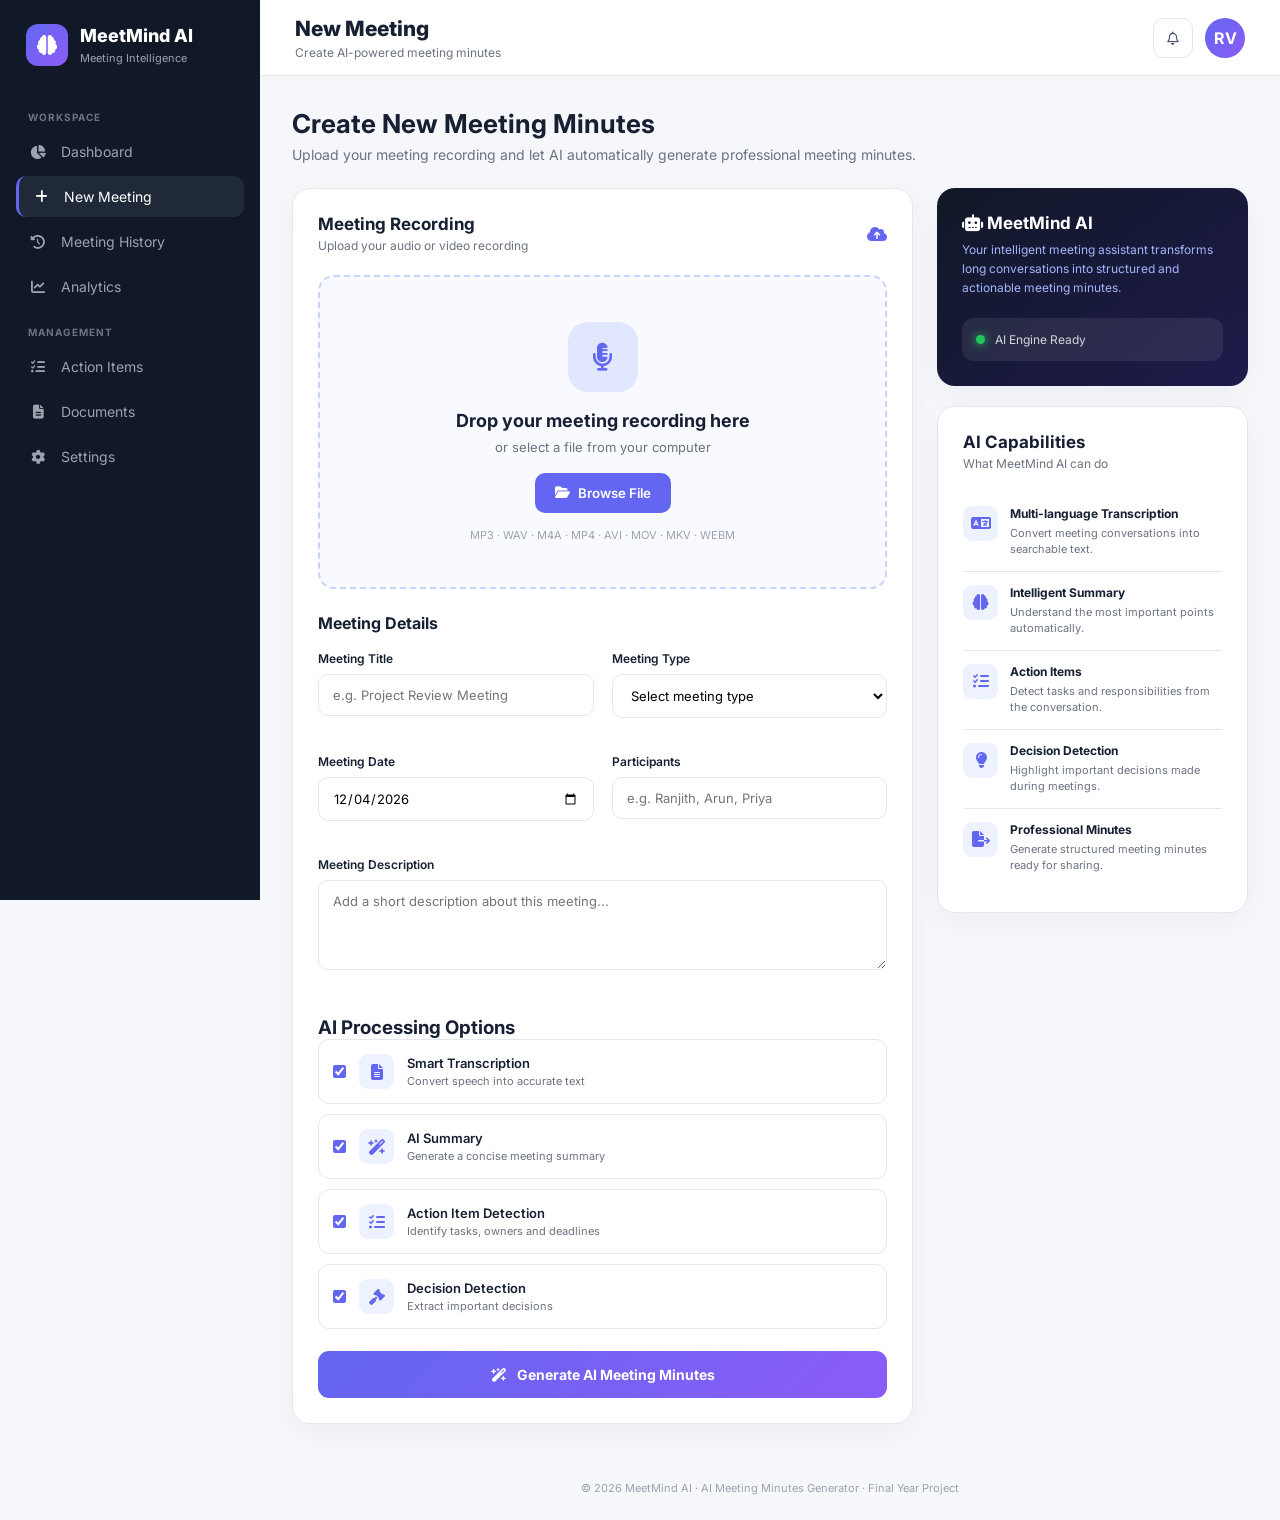
<file: ai project/ai meeting minutes generator/frontend/meeting.html>
<!DOCTYPE html>
<html lang="en">
<head>
    <meta charset="UTF-8">
    <meta name="viewport" content="width=device-width, initial-scale=1.0">

    <title>New Meeting | MeetMind AI</title>

    <!-- Google Font -->
    <link rel="preconnect" href="https://fonts.googleapis.com">
    <link rel="preconnect" href="https://fonts.gstatic.com" crossorigin>
    <link href="https://fonts.googleapis.com/css2?family=Inter:wght@400;500;600;700;800&display=swap" rel="stylesheet">

    <!-- Font Awesome -->
    <link rel="stylesheet"
          href="https://cdnjs.cloudflare.com/ajax/libs/font-awesome/6.7.2/css/all.min.css">

    <style>
        * {
            margin: 0;
            padding: 0;
            box-sizing: border-box;
        }

        :root {
            --primary: #6366f1;
            --primary-dark: #4f46e5;
            --secondary: #8b5cf6;
            --success: #10b981;
            --warning: #f59e0b;
            --danger: #ef4444;

            --bg: #f5f7fb;
            --card: #ffffff;
            --text: #172033;
            --muted: #6b7280;
            --border: #e5e7eb;

            --sidebar: #111827;
            --sidebar-text: #9ca3af;
            --sidebar-active: #1f2937;
        }

        body {
            font-family: "Inter", sans-serif;
            background: var(--bg);
            color: var(--text);
            min-height: 100vh;
        }

        button,
        input,
        textarea,
        select {
            font-family: inherit;
        }

        button {
            cursor: pointer;
        }

        /* =========================
           APP LAYOUT
        ========================= */

        .app {
            display: flex;
            min-height: 100vh;
        }

        /* =========================
           SIDEBAR
        ========================= */

        .sidebar {
            width: 260px;
            background: var(--sidebar);
            color: white;
            padding: 24px 16px;
            position: fixed;
            left: 0;
            top: 0;
            bottom: 0;
            z-index: 100;
        }

        .brand {
            display: flex;
            align-items: center;
            gap: 12px;
            padding: 0 10px 30px;
        }

        .brand-logo {
            width: 42px;
            height: 42px;
            border-radius: 12px;
            background: linear-gradient(135deg, #6366f1, #8b5cf6);
            display: flex;
            align-items: center;
            justify-content: center;
            font-size: 20px;
        }

        .brand-text h2 {
            font-size: 18px;
            font-weight: 800;
        }

        .brand-text span {
            font-size: 11px;
            color: #9ca3af;
        }

        .nav-label {
            font-size: 10px;
            font-weight: 700;
            color: #6b7280;
            text-transform: uppercase;
            letter-spacing: 1px;
            padding: 15px 12px 8px;
        }

        .nav-item {
            display: flex;
            align-items: center;
            gap: 13px;
            color: var(--sidebar-text);
            text-decoration: none;
            padding: 12px;
            border-radius: 10px;
            margin-bottom: 4px;
            transition: 0.2s ease;
            font-size: 14px;
        }

        .nav-item:hover,
        .nav-item.active {
            background: var(--sidebar-active);
            color: white;
        }

        .nav-item.active {
            border-left: 3px solid var(--primary);
        }

        .nav-item i {
            width: 20px;
            text-align: center;
        }

        /* =========================
           MAIN
        ========================= */

        .main {
            margin-left: 260px;
            width: calc(100% - 260px);
        }

        .topbar {
            height: 76px;
            background: white;
            border-bottom: 1px solid var(--border);
            display: flex;
            align-items: center;
            justify-content: space-between;
            padding: 0 35px;
            position: sticky;
            top: 0;
            z-index: 50;
        }

        .page-title h1 {
            font-size: 21px;
            font-weight: 800;
        }

        .page-title p {
            color: var(--muted);
            font-size: 12px;
            margin-top: 4px;
        }

        .top-actions {
            display: flex;
            align-items: center;
            gap: 12px;
        }

        .icon-btn {
            width: 40px;
            height: 40px;
            border: 1px solid var(--border);
            background: white;
            border-radius: 10px;
            color: #4b5563;
        }

        .avatar {
            width: 40px;
            height: 40px;
            border-radius: 50%;
            background: linear-gradient(135deg, #6366f1, #8b5cf6);
            color: white;
            display: flex;
            align-items: center;
            justify-content: center;
            font-weight: 700;
        }

        /* =========================
           CONTENT
        ========================= */

        .content {
            padding: 32px;
            max-width: 1500px;
            margin: auto;
        }

        .page-intro {
            margin-bottom: 25px;
        }

        .page-intro h2 {
            font-size: 26px;
            margin-bottom: 7px;
        }

        .page-intro p {
            color: var(--muted);
            font-size: 14px;
        }

        /* =========================
           GRID
        ========================= */

        .meeting-grid {
            display: grid;
            grid-template-columns: 1.6fr 0.8fr;
            gap: 24px;
        }

        .card {
            background: var(--card);
            border: 1px solid var(--border);
            border-radius: 18px;
            padding: 25px;
            box-shadow: 0 8px 30px rgba(15, 23, 42, 0.04);
        }

        .card-header {
            display: flex;
            justify-content: space-between;
            align-items: center;
            margin-bottom: 22px;
        }

        .card-header h3 {
            font-size: 17px;
        }

        .card-header p {
            color: var(--muted);
            font-size: 12px;
            margin-top: 4px;
        }

        /* =========================
           UPLOAD AREA
        ========================= */

        .upload-area {
            border: 2px dashed #c7d2fe;
            background: #f8faff;
            border-radius: 16px;
            padding: 45px 25px;
            text-align: center;
            transition: 0.25s ease;
        }

        .upload-area:hover,
        .upload-area.dragover {
            border-color: var(--primary);
            background: #eef2ff;
        }

        .upload-icon {
            width: 70px;
            height: 70px;
            margin: auto auto 18px;
            border-radius: 20px;
            background: #e0e7ff;
            color: var(--primary);
            display: flex;
            align-items: center;
            justify-content: center;
            font-size: 28px;
        }

        .upload-area h3 {
            font-size: 18px;
            margin-bottom: 8px;
        }

        .upload-area p {
            color: var(--muted);
            font-size: 13px;
            margin-bottom: 18px;
        }

        .browse-btn {
            display: inline-flex;
            align-items: center;
            gap: 8px;
            background: var(--primary);
            color: white;
            padding: 12px 20px;
            border-radius: 10px;
            border: none;
            font-weight: 600;
        }

        .browse-btn:hover {
            background: var(--primary-dark);
        }

        .formats {
            margin-top: 15px;
            color: #9ca3af;
            font-size: 11px;
        }

        #fileInput {
            display: none;
        }

        /* =========================
           FILE PREVIEW
        ========================= */

        .file-preview {
            display: none;
            margin-top: 20px;
            padding: 15px;
            background: #f9fafb;
            border: 1px solid var(--border);
            border-radius: 12px;
            align-items: center;
            gap: 14px;
        }

        .file-preview.show {
            display: flex;
        }

        .file-icon {
            width: 45px;
            height: 45px;
            background: #ede9fe;
            color: var(--secondary);
            border-radius: 10px;
            display: flex;
            align-items: center;
            justify-content: center;
        }

        .file-info {
            flex: 1;
        }

        .file-name {
            font-weight: 600;
            font-size: 13px;
        }

        .file-size {
            color: var(--muted);
            font-size: 11px;
            margin-top: 4px;
        }

        .remove-file {
            border: none;
            background: transparent;
            color: var(--danger);
            font-size: 16px;
        }

        /* =========================
           FORM
        ========================= */

        .form-section {
            margin-top: 24px;
        }

        .form-section h3 {
            font-size: 16px;
            margin-bottom: 18px;
        }

        .form-grid {
            display: grid;
            grid-template-columns: 1fr 1fr;
            gap: 18px;
        }

        .form-group {
            margin-bottom: 18px;
        }

        .form-group.full {
            grid-column: 1 / -1;
        }

        .form-group label {
            display: block;
            font-size: 12px;
            font-weight: 600;
            margin-bottom: 8px;
        }

        .form-group input,
        .form-group textarea,
        .form-group select {
            width: 100%;
            padding: 12px 14px;
            border: 1px solid var(--border);
            border-radius: 10px;
            outline: none;
            background: white;
            font-size: 13px;
        }

        .form-group input:focus,
        .form-group textarea:focus,
        .form-group select:focus {
            border-color: var(--primary);
            box-shadow: 0 0 0 3px rgba(99, 102, 241, 0.1);
        }

        .form-group textarea {
            resize: vertical;
            min-height: 90px;
        }

        /* =========================
           AI OPTIONS
        ========================= */

        .ai-options {
            margin-top: 24px;
        }

        .option {
            display: flex;
            align-items: center;
            gap: 13px;
            padding: 14px;
            border: 1px solid var(--border);
            border-radius: 11px;
            margin-bottom: 10px;
            cursor: pointer;
        }

        .option:hover {
            border-color: #c7d2fe;
            background: #fafaff;
        }

        .option input {
            accent-color: var(--primary);
        }

        .option-icon {
            width: 35px;
            height: 35px;
            border-radius: 9px;
            background: #eef2ff;
            color: var(--primary);
            display: flex;
            align-items: center;
            justify-content: center;
        }

        .option-content {
            flex: 1;
        }

        .option-title {
            font-size: 13px;
            font-weight: 600;
        }

        .option-description {
            color: var(--muted);
            font-size: 11px;
            margin-top: 3px;
        }

        /* =========================
           SIDE PANEL
        ========================= */

        .ai-card {
            background: linear-gradient(145deg, #111827, #1e1b4b);
            color: white;
            border: none;
        }

        .ai-card h3 {
            font-size: 17px;
            margin-bottom: 7px;
        }

        .ai-card > p {
            color: #a5b4fc;
            font-size: 12px;
            line-height: 1.6;
        }

        .ai-status {
            margin-top: 20px;
            padding: 14px;
            background: rgba(255,255,255,0.08);
            border-radius: 12px;
            display: flex;
            align-items: center;
            gap: 10px;
        }

        .status-dot {
            width: 9px;
            height: 9px;
            border-radius: 50%;
            background: #22c55e;
            box-shadow: 0 0 10px #22c55e;
        }

        .ai-status span {
            font-size: 12px;
            color: #d1d5db;
        }

        /* =========================
           FEATURES
        ========================= */

        .features-card {
            margin-top: 20px;
        }

        .feature {
            display: flex;
            gap: 12px;
            padding: 13px 0;
            border-bottom: 1px solid var(--border);
        }

        .feature:last-child {
            border-bottom: none;
        }

        .feature-icon {
            width: 35px;
            height: 35px;
            border-radius: 9px;
            background: #eef2ff;
            color: var(--primary);
            display: flex;
            align-items: center;
            justify-content: center;
            flex-shrink: 0;
        }

        .feature h4 {
            font-size: 12px;
            margin-bottom: 4px;
        }

        .feature p {
            color: var(--muted);
            font-size: 11px;
            line-height: 1.5;
        }

        /* =========================
           GENERATE BUTTON
        ========================= */

        .generate-btn {
            width: 100%;
            margin-top: 22px;
            border: none;
            padding: 15px;
            border-radius: 11px;
            background: linear-gradient(135deg, var(--primary), var(--secondary));
            color: white;
            font-weight: 700;
            font-size: 14px;
            display: flex;
            align-items: center;
            justify-content: center;
            gap: 10px;
            transition: 0.2s ease;
        }

        .generate-btn:hover {
            transform: translateY(-1px);
            box-shadow: 0 10px 25px rgba(99, 102, 241, 0.25);
        }

        .generate-btn:disabled {
            opacity: 0.6;
            cursor: not-allowed;
            transform: none;
        }

        /* =========================
           PROGRESS
        ========================= */

        .progress-section {
            display: none;
            margin-top: 20px;
            padding: 16px;
            background: #f8fafc;
            border-radius: 12px;
        }

        .progress-section.show {
            display: block;
        }

        .progress-header {
            display: flex;
            justify-content: space-between;
            font-size: 12px;
            font-weight: 600;
            margin-bottom: 9px;
        }

        .progress-bar {
            height: 7px;
            background: #e5e7eb;
            border-radius: 10px;
            overflow: hidden;
        }

        .progress-value {
            width: 0%;
            height: 100%;
            background: linear-gradient(90deg, var(--primary), var(--secondary));
            border-radius: 10px;
            transition: width 0.4s ease;
        }

        /* =========================
           FOOTER
        ========================= */

        .footer {
            text-align: center;
            padding: 25px;
            color: #9ca3af;
            font-size: 11px;
        }

        /* =========================
           RESPONSIVE
        ========================= */

        @media (max-width: 1100px) {
            .meeting-grid {
                grid-template-columns: 1fr;
            }

            .sidebar {
                width: 220px;
            }

            .main {
                margin-left: 220px;
                width: calc(100% - 220px);
            }
        }

        @media (max-width: 768px) {
            .sidebar {
                transform: translateX(-100%);
                transition: 0.3s ease;
            }

            .sidebar.open {
                transform: translateX(0);
            }

            .main {
                margin-left: 0;
                width: 100%;
            }

            .content {
                padding: 20px;
            }

            .topbar {
                padding: 0 20px;
            }

            .form-grid {
                grid-template-columns: 1fr;
            }

            .form-group.full {
                grid-column: auto;
            }
        }

        @media (max-width: 500px) {
            .page-title h1 {
                font-size: 17px;
            }

            .page-title p {
                display: none;
            }

            .content {
                padding: 15px;
            }

            .card {
                padding: 18px;
            }

            .upload-area {
                padding: 30px 15px;
            }

            .top-actions .icon-btn {
                display: none;
            }
        }
    </style>
</head>

<body>

<div class="app">

    <!-- =========================
         SIDEBAR
    ========================== -->

    <aside class="sidebar" id="sidebar">

        <div class="brand">
            <div class="brand-logo">
                <i class="fa-solid fa-brain"></i>
            </div>

            <div class="brand-text">
                <h2>MeetMind AI</h2>
                <span>Meeting Intelligence</span>
            </div>
        </div>

        <div class="nav-label">Workspace</div>

        <a href="index.html" class="nav-item">
            <i class="fa-solid fa-chart-pie"></i>
            <span>Dashboard</span>
        </a>

        <a href="meeting.html" class="nav-item active">
            <i class="fa-solid fa-plus"></i>
            <span>New Meeting</span>
        </a>

        <a href="#" class="nav-item">
            <i class="fa-solid fa-clock-rotate-left"></i>
            <span>Meeting History</span>
        </a>

        <a href="#" class="nav-item">
            <i class="fa-solid fa-chart-line"></i>
            <span>Analytics</span>
        </a>

        <div class="nav-label">Management</div>

        <a href="#" class="nav-item">
            <i class="fa-solid fa-list-check"></i>
            <span>Action Items</span>
        </a>

        <a href="#" class="nav-item">
            <i class="fa-solid fa-file-lines"></i>
            <span>Documents</span>
        </a>

        <a href="#" class="nav-item">
            <i class="fa-solid fa-gear"></i>
            <span>Settings</span>
        </a>

    </aside>

    <!-- =========================
         MAIN
    ========================== -->

    <main class="main">

        <!-- TOP BAR -->

        <header class="topbar">

            <div class="page-title">
                <h1>New Meeting</h1>
                <p>Create AI-powered meeting minutes</p>
            </div>

            <div class="top-actions">

                <button class="icon-btn">
                    <i class="fa-regular fa-bell"></i>
                </button>

                <div class="avatar">
                    RV
                </div>

            </div>

        </header>


        <!-- CONTENT -->

        <section class="content">

            <div class="page-intro">
                <h2>Create New Meeting Minutes</h2>
                <p>
                    Upload your meeting recording and let AI automatically
                    generate professional meeting minutes.
                </p>
            </div>


            <div class="meeting-grid">

                <!-- =====================
                     LEFT COLUMN
                ====================== -->

                <div>

                    <!-- Upload Card -->

                    <div class="card">

                        <div class="card-header">
                            <div>
                                <h3>Meeting Recording</h3>
                                <p>Upload your audio or video recording</p>
                            </div>

                            <i class="fa-solid fa-cloud-arrow-up"
                               style="color:#6366f1;"></i>
                        </div>


                        <div class="upload-area" id="uploadArea">

                            <div class="upload-icon">
                                <i class="fa-solid fa-microphone-lines"></i>
                            </div>

                            <h3>Drop your meeting recording here</h3>

                            <p>
                                or select a file from your computer
                            </p>

                            <button class="browse-btn"
                                    type="button"
                                    onclick="document.getElementById('fileInput').click()">

                                <i class="fa-solid fa-folder-open"></i>
                                Browse File
                            </button>

                            <input
                                type="file"
                                id="fileInput"
                                accept=".mp3,.wav,.m4a,.mp4,.avi,.mov,.mkv,.webm"
                            >

                            <div class="formats">
                                MP3 · WAV · M4A · MP4 · AVI · MOV · MKV · WEBM
                            </div>

                        </div>


                        <!-- File Preview -->

                        <div class="file-preview" id="filePreview">

                            <div class="file-icon">
                                <i class="fa-solid fa-file-audio"></i>
                            </div>

                            <div class="file-info">
                                <div class="file-name" id="fileName">
                                    meeting.mp3
                                </div>

                                <div class="file-size" id="fileSize">
                                    0 MB
                                </div>
                            </div>

                            <button class="remove-file"
                                    id="removeFile"
                                    type="button">

                                <i class="fa-solid fa-xmark"></i>

                            </button>

                        </div>


                        <!-- Meeting Details -->

                        <div class="form-section">

                            <h3>Meeting Details</h3>

                            <div class="form-grid">

                                <div class="form-group">
                                    <label>Meeting Title</label>

                                    <input
                                        type="text"
                                        id="meetingTitle"
                                        placeholder="e.g. Project Review Meeting"
                                    >
                                </div>


                                <div class="form-group">

                                    <label>Meeting Type</label>

                                    <select id="meetingType">

                                        <option value="">
                                            Select meeting type
                                        </option>

                                        <option>
                                            Project Meeting
                                        </option>

                                        <option>
                                            Team Meeting
                                        </option>

                                        <option>
                                            Client Meeting
                                        </option>

                                        <option>
                                            Management Meeting
                                        </option>

                                        <option>
                                            Academic Meeting
                                        </option>

                                        <option>
                                            Other
                                        </option>

                                    </select>

                                </div>


                                <div class="form-group">

                                    <label>Meeting Date</label>

                                    <input
                                        type="date"
                                        id="meetingDate"
                                    >

                                </div>


                                <div class="form-group">

                                    <label>Participants</label>

                                    <input
                                        type="text"
                                        id="participants"
                                        placeholder="e.g. Ranjith, Arun, Priya"
                                    >

                                </div>


                                <div class="form-group full">

                                    <label>Meeting Description</label>

                                    <textarea
                                        id="meetingDescription"
                                        placeholder="Add a short description about this meeting..."
                                    ></textarea>

                                </div>

                            </div>

                        </div>


                        <!-- AI OPTIONS -->

                        <div class="ai-options">

                            <h3>AI Processing Options</h3>


                            <label class="option">

                                <input type="checkbox"
                                       checked
                                       id="transcriptionOption">

                                <div class="option-icon">
                                    <i class="fa-solid fa-file-lines"></i>
                                </div>

                                <div class="option-content">

                                    <div class="option-title">
                                        Smart Transcription
                                    </div>

                                    <div class="option-description">
                                        Convert speech into accurate text
                                    </div>

                                </div>

                            </label>


                            <label class="option">

                                <input type="checkbox"
                                       checked
                                       id="summaryOption">

                                <div class="option-icon">
                                    <i class="fa-solid fa-wand-magic-sparkles"></i>
                                </div>

                                <div class="option-content">

                                    <div class="option-title">
                                        AI Summary
                                    </div>

                                    <div class="option-description">
                                        Generate a concise meeting summary
                                    </div>

                                </div>

                            </label>


                            <label class="option">

                                <input type="checkbox"
                                       checked
                                       id="actionOption">

                                <div class="option-icon">
                                    <i class="fa-solid fa-list-check"></i>
                                </div>

                                <div class="option-content">

                                    <div class="option-title">
                                        Action Item Detection
                                    </div>

                                    <div class="option-description">
                                        Identify tasks, owners and deadlines
                                    </div>

                                </div>

                            </label>


                            <label class="option">

                                <input type="checkbox"
                                       checked
                                       id="decisionOption">

                                <div class="option-icon">
                                    <i class="fa-solid fa-gavel"></i>
                                </div>

                                <div class="option-content">

                                    <div class="option-title">
                                        Decision Detection
                                    </div>

                                    <div class="option-description">
                                        Extract important decisions
                                    </div>

                                </div>

                            </label>

                        </div>


                        <!-- Progress -->

                        <div class="progress-section" id="progressSection">

                            <div class="progress-header">

                                <span id="progressText">
                                    Processing meeting...
                                </span>

                                <span id="progressPercent">
                                    0%
                                </span>

                            </div>

                            <div class="progress-bar">

                                <div class="progress-value"
                                     id="progressValue">
                                </div>

                            </div>

                        </div>


                        <!-- Generate -->

                        <button class="generate-btn"
                                id="generateBtn"
                                type="button">

                            <i class="fa-solid fa-wand-magic-sparkles"></i>

                            Generate AI Meeting Minutes

                        </button>

                    </div>

                </div>


                <!-- =====================
                     RIGHT COLUMN
                ====================== -->

                <div>

                    <!-- AI Status -->

                    <div class="card ai-card">

                        <h3>
                            <i class="fa-solid fa-robot"></i>
                            MeetMind AI
                        </h3>

                        <p>
                            Your intelligent meeting assistant transforms
                            long conversations into structured and actionable
                            meeting minutes.
                        </p>


                        <div class="ai-status">

                            <span class="status-dot"></span>

                            <span>
                                AI Engine Ready
                            </span>

                        </div>

                    </div>


                    <!-- AI Features -->

                    <div class="card features-card">

                        <div class="card-header">

                            <div>
                                <h3>AI Capabilities</h3>
                                <p>What MeetMind AI can do</p>
                            </div>

                        </div>


                        <div class="feature">

                            <div class="feature-icon">
                                <i class="fa-solid fa-language"></i>
                            </div>

                            <div>
                                <h4>Multi-language Transcription</h4>
                                <p>
                                    Convert meeting conversations into
                                    searchable text.
                                </p>
                            </div>

                        </div>


                        <div class="feature">

                            <div class="feature-icon">
                                <i class="fa-solid fa-brain"></i>
                            </div>

                            <div>
                                <h4>Intelligent Summary</h4>
                                <p>
                                    Understand the most important points
                                    automatically.
                                </p>
                            </div>

                        </div>


                        <div class="feature">

                            <div class="feature-icon">
                                <i class="fa-solid fa-list-check"></i>
                            </div>

                            <div>
                                <h4>Action Items</h4>
                                <p>
                                    Detect tasks and responsibilities from
                                    the conversation.
                                </p>
                            </div>

                        </div>


                        <div class="feature">

                            <div class="feature-icon">
                                <i class="fa-solid fa-lightbulb"></i>
                            </div>

                            <div>
                                <h4>Decision Detection</h4>
                                <p>
                                    Highlight important decisions made
                                    during meetings.
                                </p>
                            </div>

                        </div>


                        <div class="feature">

                            <div class="feature-icon">
                                <i class="fa-solid fa-file-export"></i>
                            </div>

                            <div>
                                <h4>Professional Minutes</h4>
                                <p>
                                    Generate structured meeting minutes
                                    ready for sharing.
                                </p>
                            </div>

                        </div>

                    </div>

                </div>

            </div>

        </section>


        <footer class="footer">
            © 2026 MeetMind AI · AI Meeting Minutes Generator · Final Year Project
        </footer>

    </main>

</div>


<script>

    const fileInput = document.getElementById("fileInput");
    const uploadArea = document.getElementById("uploadArea");

    const filePreview = document.getElementById("filePreview");
    const fileName = document.getElementById("fileName");
    const fileSize = document.getElementById("fileSize");

    const removeFile = document.getElementById("removeFile");

    const generateBtn = document.getElementById("generateBtn");

    const progressSection =
        document.getElementById("progressSection");

    const progressValue =
        document.getElementById("progressValue");

    const progressPercent =
        document.getElementById("progressPercent");

    const progressText =
        document.getElementById("progressText");


    /* =========================
       FILE SELECTION
    ========================== */

    fileInput.addEventListener("change", function () {

        if (this.files.length > 0) {

            showFile(this.files[0]);

        }

    });


    function showFile(file) {

        fileName.textContent = file.name;

        fileSize.textContent =
            formatFileSize(file.size);

        filePreview.classList.add("show");

    }


    function formatFileSize(bytes) {

        if (bytes === 0) {
            return "0 Bytes";
        }

        const sizes = [
            "Bytes",
            "KB",
            "MB",
            "GB"
        ];

        const i =
            Math.floor(Math.log(bytes) / Math.log(1024));

        return (
            parseFloat(
                (bytes / Math.pow(1024, i)).toFixed(2)
            )
            + " "
            + sizes[i]
        );

    }


    /* =========================
       REMOVE FILE
    ========================== */

    removeFile.addEventListener("click", function () {

        fileInput.value = "";

        filePreview.classList.remove("show");

    });


    /* =========================
       DRAG & DROP
    ========================== */

    uploadArea.addEventListener("dragover", function (event) {

        event.preventDefault();

        uploadArea.classList.add("dragover");

    });


    uploadArea.addEventListener("dragleave", function () {

        uploadArea.classList.remove("dragover");

    });


    uploadArea.addEventListener("drop", function (event) {

        event.preventDefault();

        uploadArea.classList.remove("dragover");

        const files = event.dataTransfer.files;

        if (files.length > 0) {

            fileInput.files = files;

            showFile(files[0]);

        }

    });


    /* =========================
       GENERATE BUTTON
    ========================== */

    generateBtn.addEventListener("click", function () {

        if (!fileInput.files.length) {

            alert("Please select a meeting recording first.");

            return;

        }


        const title =
            document.getElementById("meetingTitle").value.trim();


        if (!title) {

            alert("Please enter the meeting title.");

            document.getElementById("meetingTitle").focus();

            return;

        }


        progressSection.classList.add("show");

        generateBtn.disabled = true;


        let progress = 0;


        const interval = setInterval(function () {

            progress += 5;

            progressValue.style.width =
                progress + "%";

            progressPercent.textContent =
                progress + "%";


            if (progress < 30) {

                progressText.textContent =
                    "Uploading meeting recording...";

            }
            else if (progress < 60) {

                progressText.textContent =
                    "Transcribing meeting audio...";

            }
            else if (progress < 85) {

                progressText.textContent =
                    "Analyzing meeting with AI...";

            }
            else {

                progressText.textContent =
                    "Generating meeting minutes...";

            }


            if (progress >= 100) {

                clearInterval(interval);

                progressText.textContent =
                    "Meeting minutes generated successfully!";

                setTimeout(function () {

                    alert(
                        "AI Meeting Minutes generated successfully!"
                    );

                    generateBtn.disabled = false;

                }, 500);

            }

        }, 180);

    });


    /* =========================
       DEFAULT DATE
    ========================== */

    const dateInput =
        document.getElementById("meetingDate");

    const today =
        new Date().toISOString().split("T")[0];

    dateInput.value = today;

</script>

</body>
</html>
</file>
